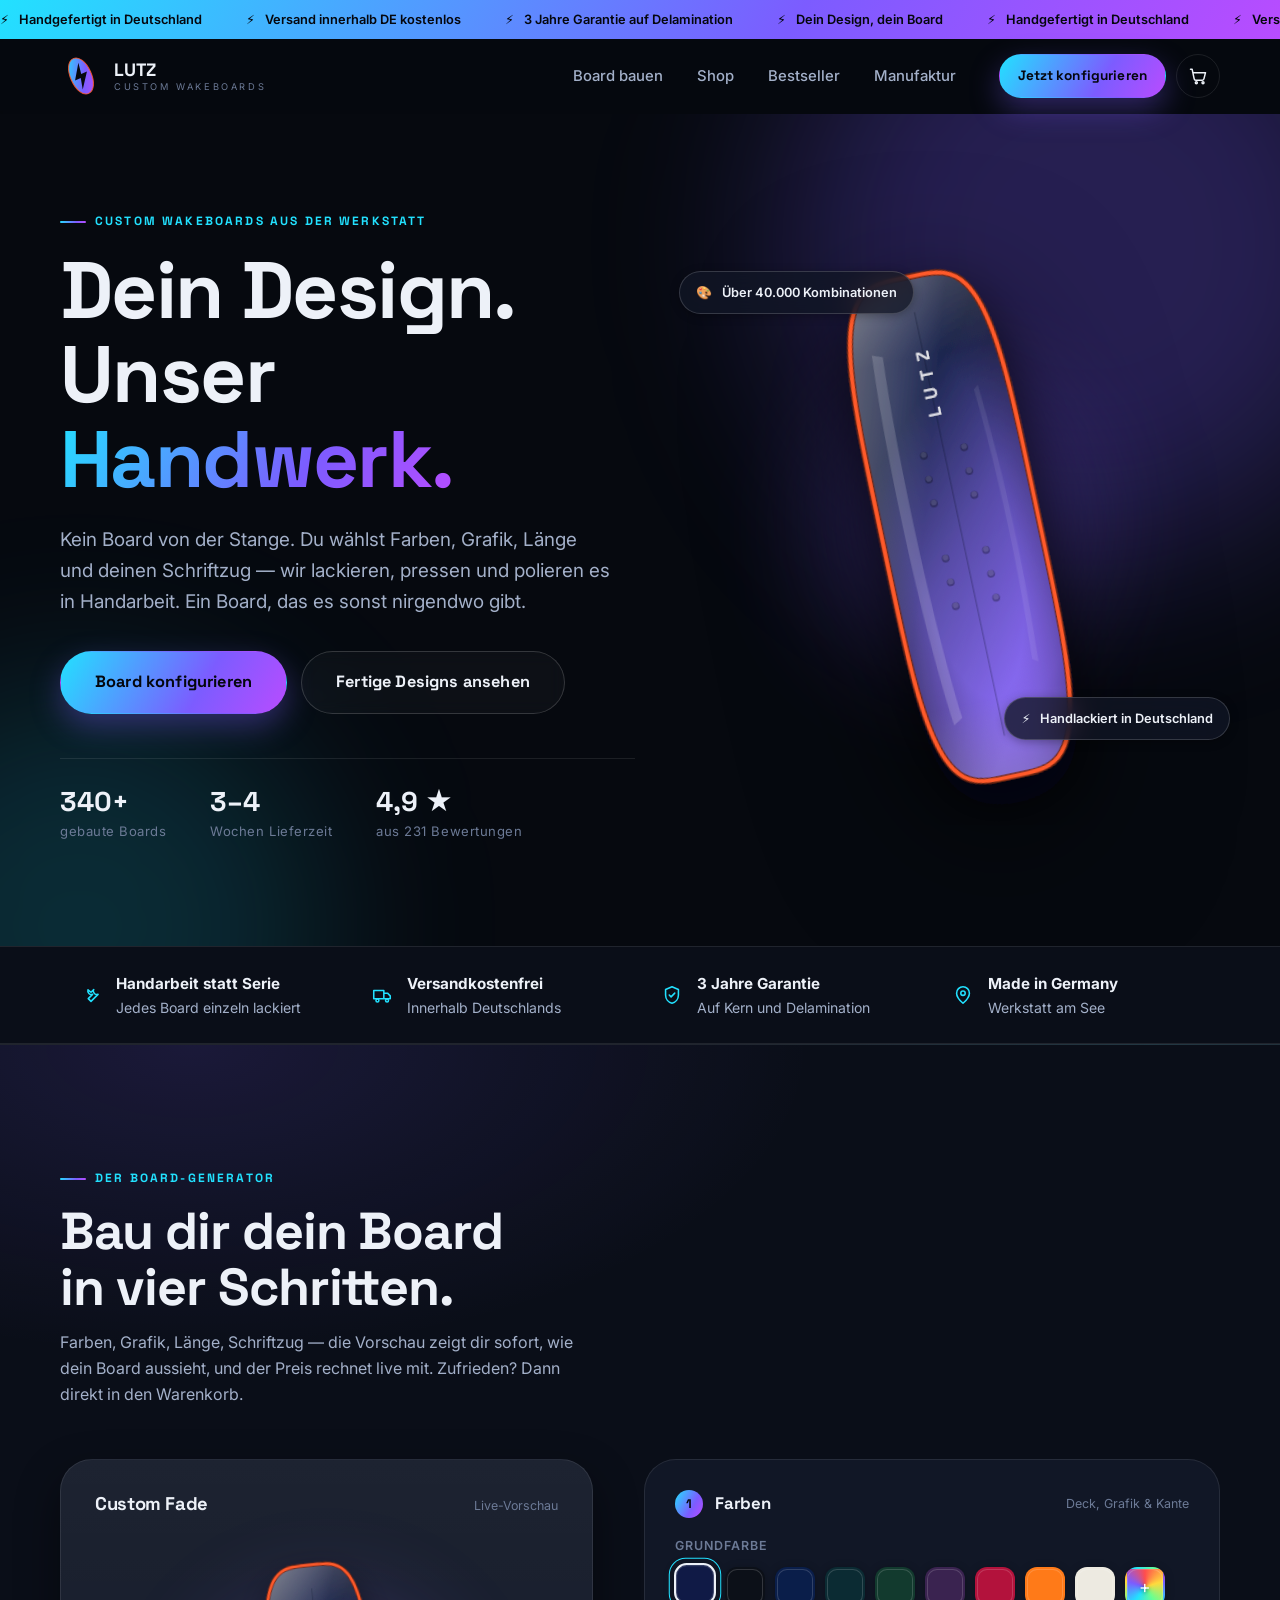
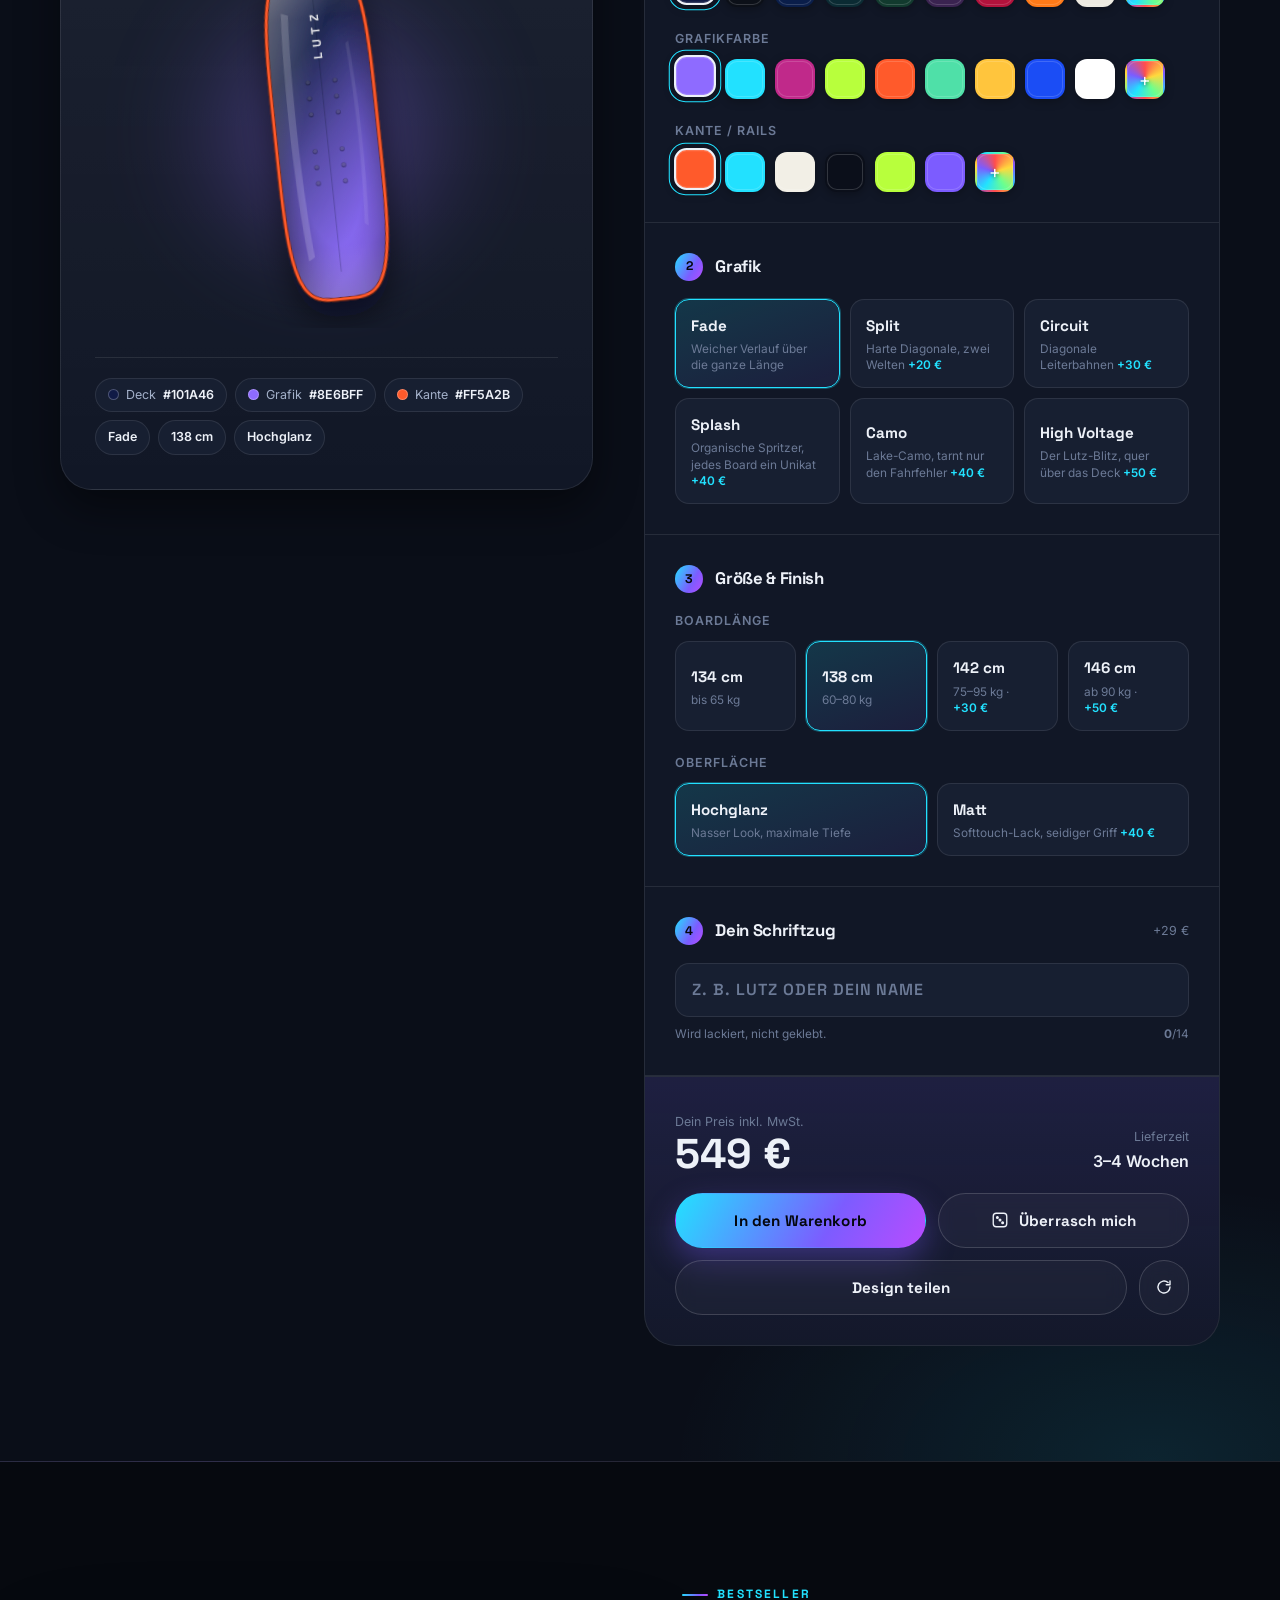
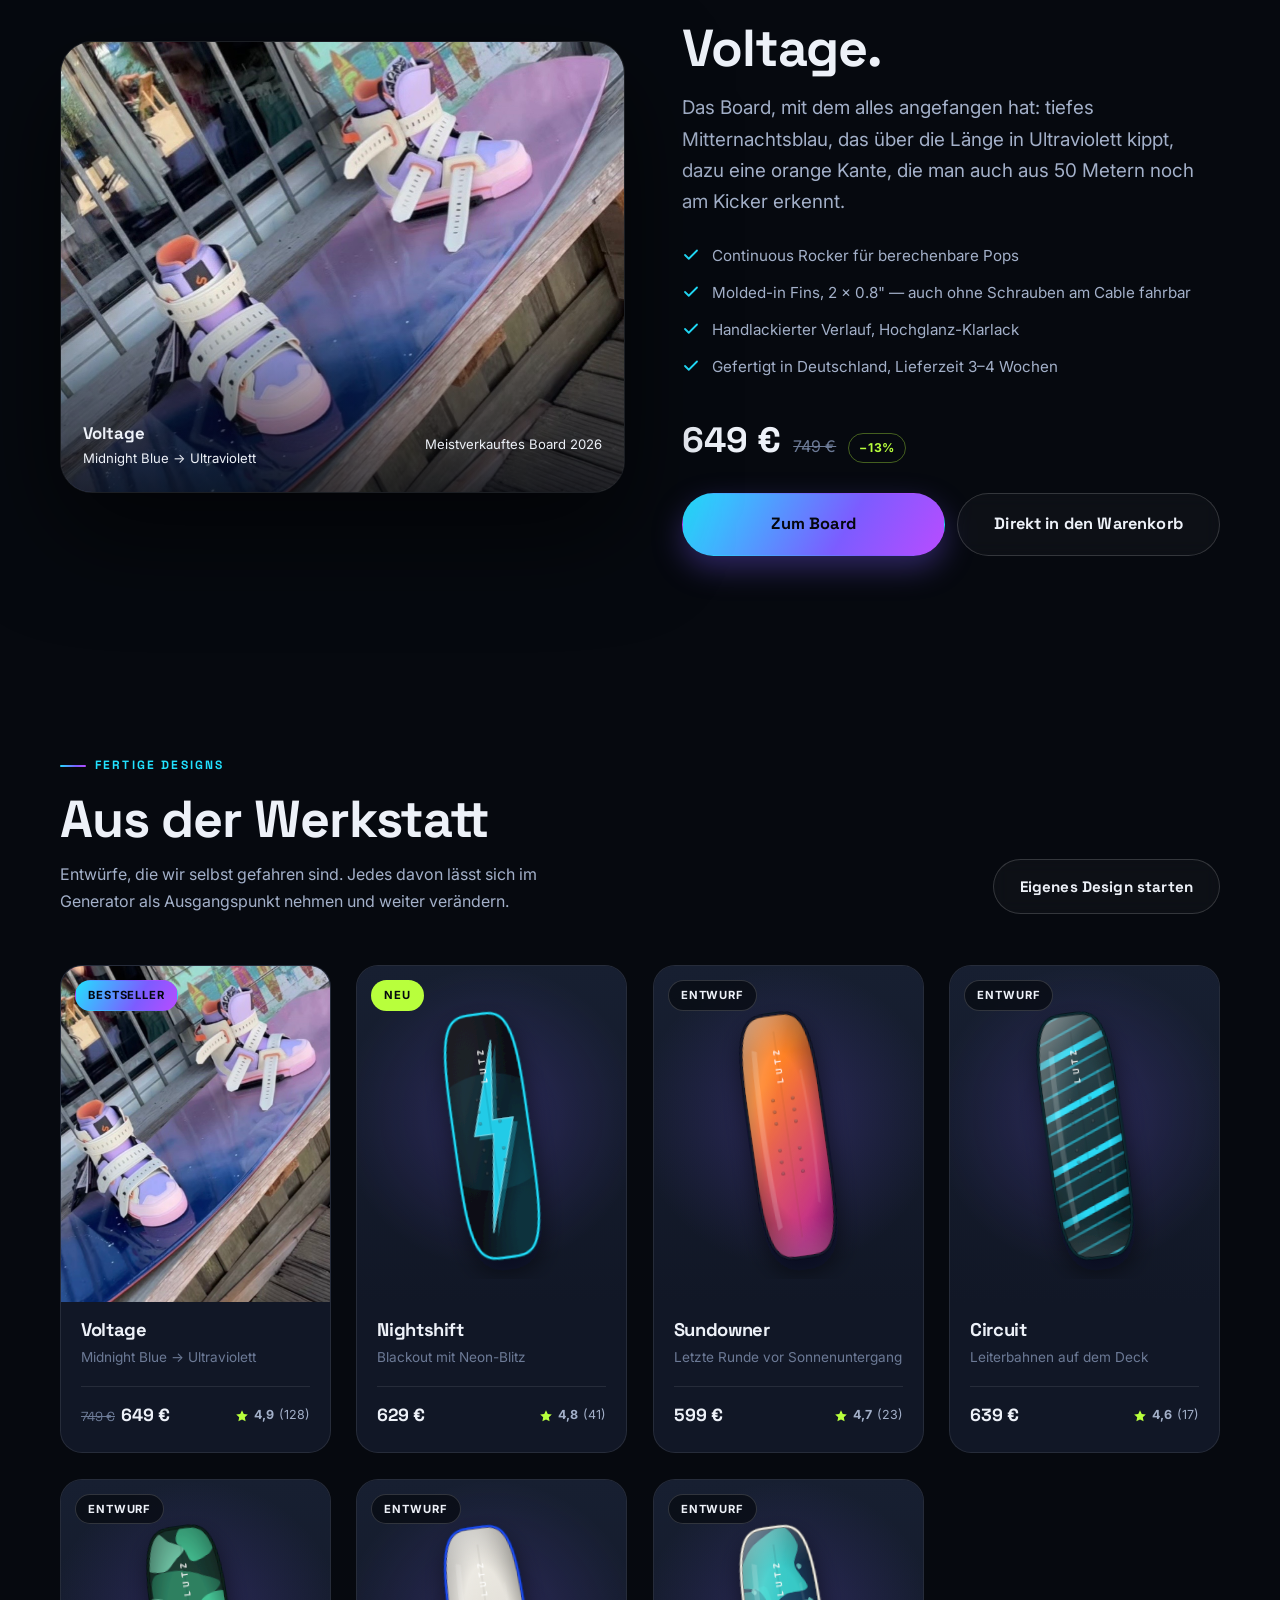
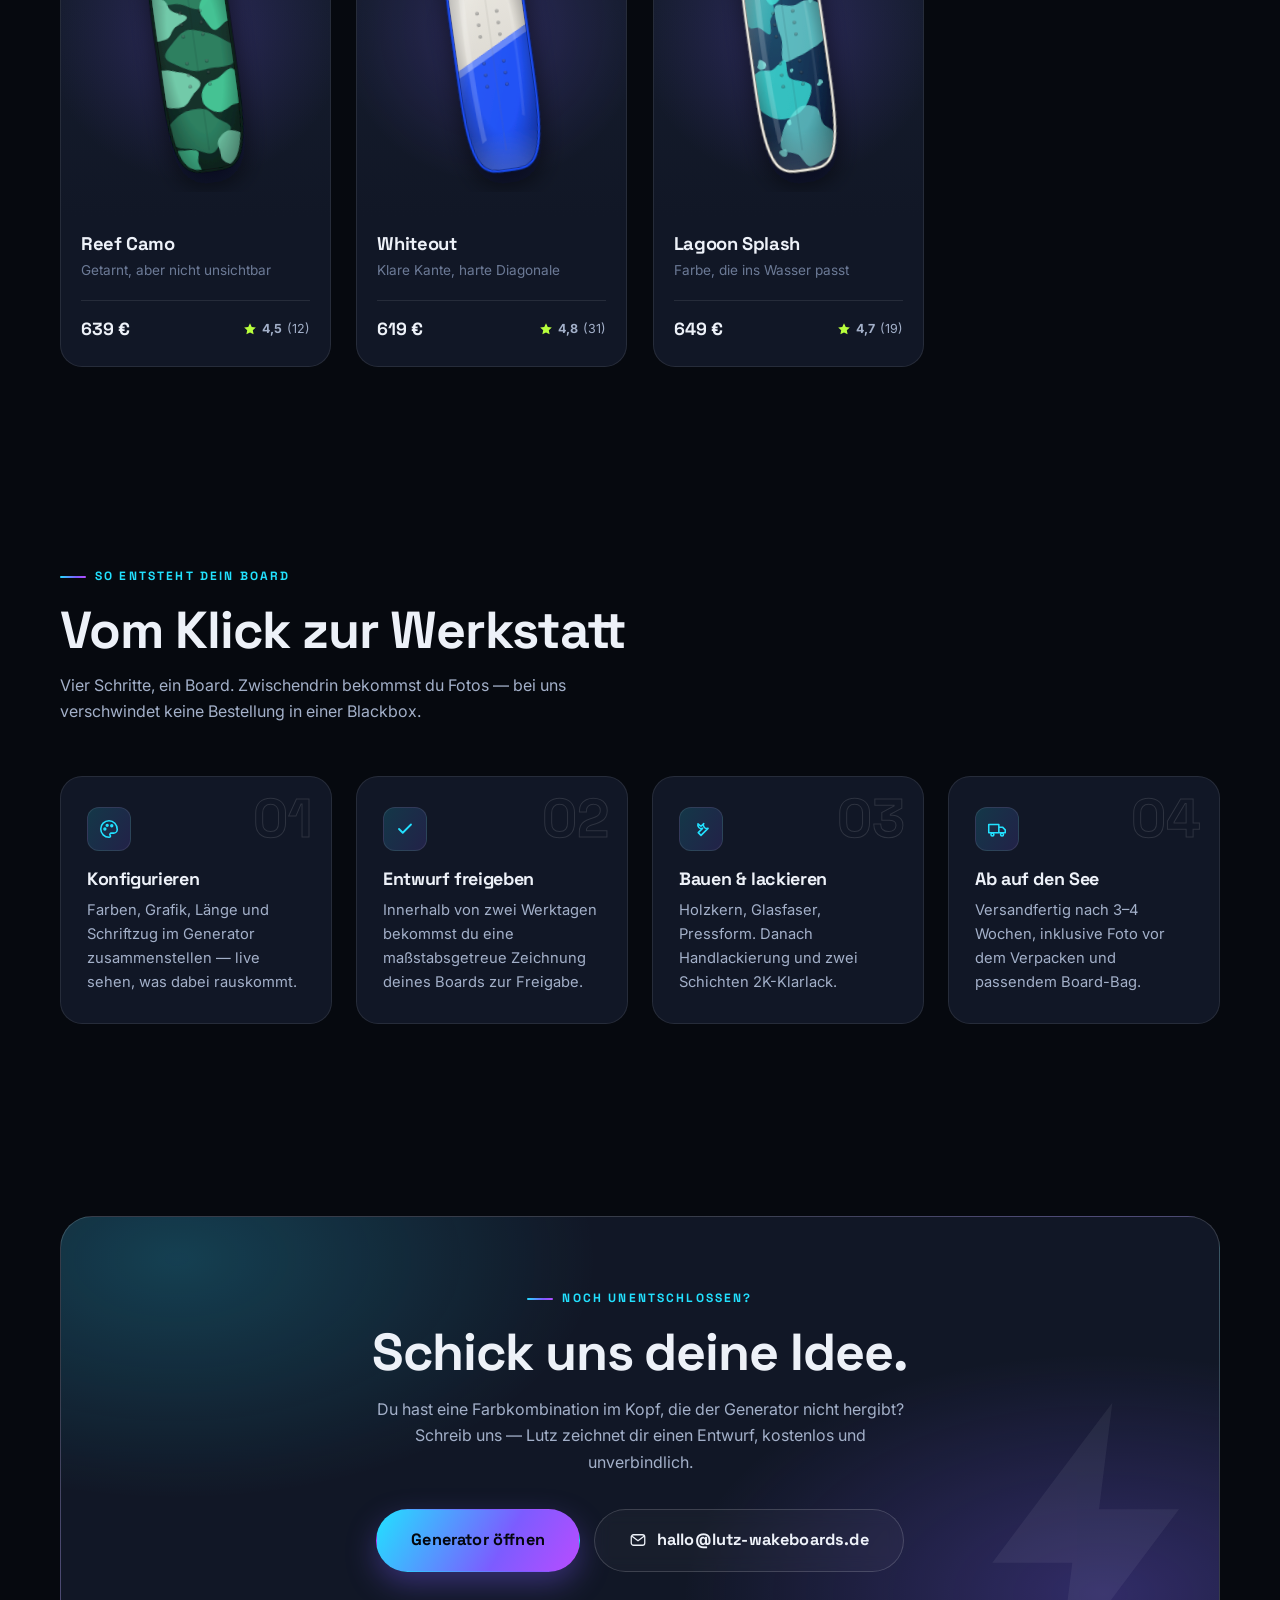
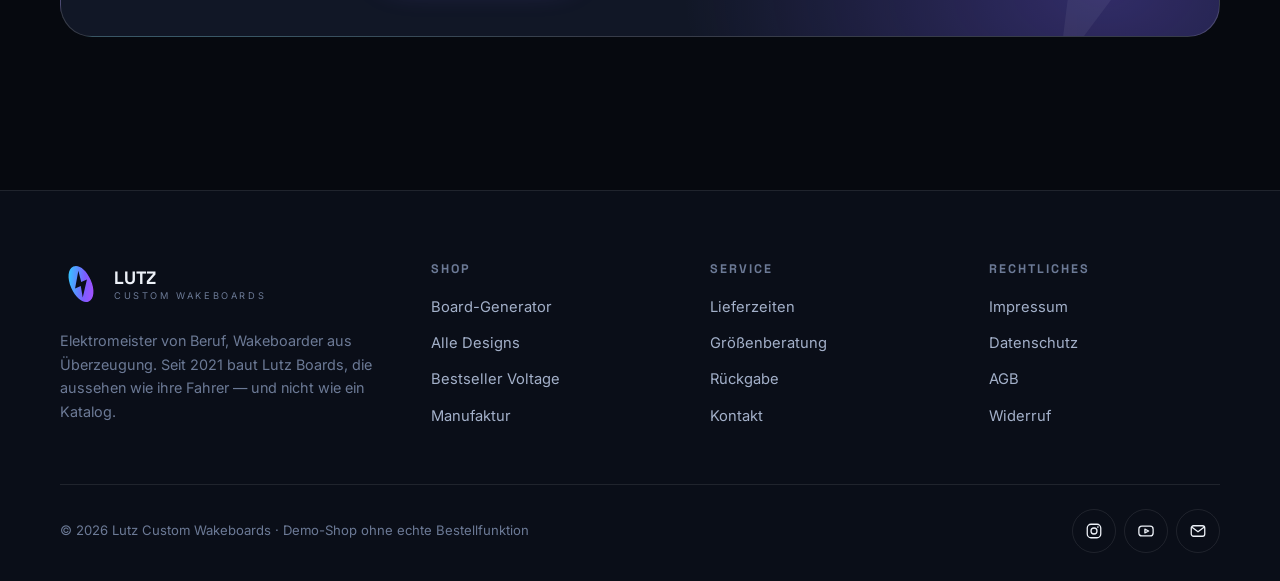
<file: index.html>
<!DOCTYPE html>
<html lang="de">
<head>
<meta charset="utf-8">
<meta name="viewport" content="width=device-width, initial-scale=1">
<title>Lutz Custom Wakeboards — Bau dir dein Board</title>
<meta name="description" content="Handgefertigte Custom Wakeboards aus Deutschland. Gestalte dein Board im Generator: Farben, Grafik, Größe, Schriftzug — und bestelle es direkt.">
<meta name="theme-color" content="#06090F">

<meta property="og:type" content="website">
<meta property="og:title" content="Lutz Custom Wakeboards — Bau dir dein Board">
<meta property="og:description" content="Dein Design, unser Handwerk. Custom Wakeboards, in Deutschland gefertigt.">
<meta property="og:image" content="assets/board-voltage.jpg">

<link rel="icon" href="assets/favicon.svg" type="image/svg+xml">
<link rel="apple-touch-icon" href="assets/favicon.svg">
<link rel="preconnect" href="https://fonts.googleapis.com">
<link rel="preconnect" href="https://fonts.gstatic.com" crossorigin>
<link href="https://fonts.googleapis.com/css2?family=Inter:wght@400;500;600&family=Space+Grotesk:wght@500;600;700&display=swap" rel="stylesheet">
<link rel="stylesheet" href="css/style.css">
</head>
<body>

<a class="skip-link" href="#main">Zum Inhalt springen</a>

<!-- ===================== Laufband ===================== -->
<div class="topbar">
  <div class="topbar__track">
    <span>Handgefertigt in Deutschland</span>
    <span>Versand innerhalb DE kostenlos</span>
    <span>3 Jahre Garantie auf Delamination</span>
    <span>Dein Design, dein Board</span>
    <span>Handgefertigt in Deutschland</span>
    <span>Versand innerhalb DE kostenlos</span>
    <span>3 Jahre Garantie auf Delamination</span>
    <span>Dein Design, dein Board</span>
  </div>
</div>

<!-- ===================== Header ===================== -->
<header class="header">
  <div class="container header__inner">
    <a class="logo" href="index.html" aria-label="Lutz Custom Wakeboards — Startseite">
      <svg class="logo__mark" viewBox="0 0 64 64" aria-hidden="true">
        <defs>
          <linearGradient id="hdr-grad" x1="0" y1="0" x2="1" y2="1">
            <stop offset="0%" stop-color="#22E1FF"/>
            <stop offset="60%" stop-color="#7C5CFF"/>
            <stop offset="100%" stop-color="#B84CFF"/>
          </linearGradient>
          <mask id="hdr-bolt">
            <rect width="64" height="64" fill="#fff"/>
            <path d="M36.5 12 L21 34.5 h9.5 L26 52 L43 29.5 h-9.5 Z" fill="#000"/>
          </mask>
        </defs>
        <g transform="rotate(-24 32 32)">
          <path d="M32 3 C41 3 48 15 48 32 C48 49 41 61 32 61 C23 61 16 49 16 32 C16 15 23 3 32 3 Z"
                fill="url(#hdr-grad)" mask="url(#hdr-bolt)"/>
          <path d="M32 3 C41 3 48 15 48 32 C48 49 41 61 32 61 C23 61 16 49 16 32 C16 15 23 3 32 3 Z"
                fill="none" stroke="#FF5A2B" stroke-width="1.6" opacity="0.85"/>
        </g>
      </svg>
      <span class="logo__text">
        <span class="logo__name">LUTZ</span>
        <span class="logo__sub">Custom Wakeboards</span>
      </span>
    </a>

    <nav class="nav" aria-label="Hauptnavigation">
      <a href="#generator">Board bauen</a>
      <a href="#shop">Shop</a>
      <a href="#bestseller">Bestseller</a>
      <a href="#manufaktur">Manufaktur</a>
    </nav>

    <div class="header__actions">
      <a class="btn btn--primary btn--sm" href="#generator">Jetzt konfigurieren</a>
      <button class="icon-btn" type="button" data-cart-open aria-label="Warenkorb öffnen">
        <span data-icon="cart"></span>
        <span class="cart-count" aria-hidden="true">0</span>
      </button>
      <button class="icon-btn burger" type="button" aria-label="Menü" aria-expanded="false">
        <span data-icon="menu"></span>
      </button>
    </div>
  </div>
</header>

<main id="main">

<!-- ===================== Hero ===================== -->
<section class="hero">
  <div class="container hero__grid">
    <div>
      <span class="eyebrow">Custom Wakeboards aus der Werkstatt</span>
      <h1 class="hero__title">Dein Design.<br>Unser <span>Handwerk.</span></h1>
      <p class="hero__lead">
        Kein Board von der Stange. Du wählst Farben, Grafik, Länge und deinen Schriftzug —
        wir lackieren, pressen und polieren es in Handarbeit. Ein Board, das es sonst nirgendwo gibt.
      </p>
      <div class="hero__cta">
        <a class="btn btn--primary btn--lg" href="#generator">Board konfigurieren</a>
        <a class="btn btn--ghost btn--lg" href="#shop">Fertige Designs ansehen</a>
      </div>
      <div class="hero__stats">
        <div><strong>340+</strong><span>gebaute Boards</span></div>
        <div><strong>3–4</strong><span>Wochen Lieferzeit</span></div>
        <div><strong>4,9 ★</strong><span>aus 231 Bewertungen</span></div>
      </div>
    </div>

    <div class="hero__board">
      <div data-hero-board></div>
      <div class="hero__tag hero__tag--1"><i>🎨</i> Über 40.000 Kombinationen</div>
      <div class="hero__tag hero__tag--2"><i>⚡</i> Handlackiert in Deutschland</div>
    </div>
  </div>
</section>

<!-- ===================== Vertrauensleiste ===================== -->
<section class="trustbar">
  <div class="container trustbar__inner">
    <div class="trustbar__item"><span data-icon="tools"></span>
      <span><strong>Handarbeit statt Serie</strong>Jedes Board einzeln lackiert</span></div>
    <div class="trustbar__item"><span data-icon="truck"></span>
      <span><strong>Versandkostenfrei</strong>Innerhalb Deutschlands</span></div>
    <div class="trustbar__item"><span data-icon="shield"></span>
      <span><strong>3 Jahre Garantie</strong>Auf Kern und Delamination</span></div>
    <div class="trustbar__item"><span data-icon="map"></span>
      <span><strong>Made in Germany</strong>Werkstatt am See</span></div>
  </div>
</section>

<!-- ===================== Generator ===================== -->
<section class="section generator" id="generator" data-generator>
  <div class="container">
    <div class="section-head reveal">
      <div>
        <span class="eyebrow">Der Board-Generator</span>
        <h2>Bau dir dein Board<br>in vier Schritten.</h2>
        <p>
          Farben, Grafik, Länge, Schriftzug — die Vorschau zeigt dir sofort, wie dein Board aussieht,
          und der Preis rechnet live mit. Zufrieden? Dann direkt in den Warenkorb.
        </p>
      </div>
    </div>

    <div class="gen__grid">
      <!-- Vorschau -->
      <div class="gen__preview reveal">
        <div class="gen__preview-head">
          <h3 data-gen-name>Dein Board</h3>
          <span style="font-size:.78rem;color:var(--text-mute)">Live-Vorschau</span>
        </div>
        <div class="gen__stage" data-gen-stage></div>
        <div class="gen__chips" data-gen-chips></div>
      </div>

      <!-- Steuerung -->
      <div class="gen__panel reveal" data-gen-panel>
        <noscript>
          <div class="gen__step">
            <p>Für den Board-Generator wird JavaScript benötigt. Schreib uns sonst einfach,
               welche Farben du dir vorstellst — wir schicken dir einen Entwurf.</p>
          </div>
        </noscript>
      </div>
    </div>
  </div>
</section>

<!-- ===================== Bestseller ===================== -->
<section class="section" id="bestseller">
  <div class="container">
    <div class="feature">
      <div class="feature__media reveal">
        <img src="assets/board-voltage.jpg" alt="Wakeboard Voltage in Mitternachtsblau mit violettem Verlauf und Bindungen"
             width="1124" height="1055">
        <div class="feature__stamp">
          <span><b>Voltage</b>Midnight Blue → Ultraviolett</span>
          <span>Meistverkauftes Board 2026</span>
        </div>
      </div>

      <div class="reveal">
        <span class="eyebrow">Bestseller</span>
        <h2>Voltage.</h2>
        <p class="hero__lead" style="margin-top:16px">
          Das Board, mit dem alles angefangen hat: tiefes Mitternachtsblau, das über die Länge in
          Ultraviolett kippt, dazu eine orange Kante, die man auch aus 50 Metern noch am Kicker erkennt.
        </p>
        <ul class="feature__list" data-best-list></ul>
        <div class="price-tag" data-best-price></div>
        <div class="buy-row">
          <a class="btn btn--primary btn--lg" href="product.html?id=voltage">Zum Board</a>
          <button class="btn btn--ghost btn--lg" type="button" data-quick-add>Direkt in den Warenkorb</button>
        </div>
      </div>
    </div>
  </div>
</section>

<!-- ===================== Shop ===================== -->
<section class="section section--tight" id="shop">
  <div class="container">
    <div class="section-head reveal">
      <div>
        <span class="eyebrow">Fertige Designs</span>
        <h2>Aus der Werkstatt</h2>
        <p>
          Entwürfe, die wir selbst gefahren sind. Jedes davon lässt sich im Generator als
          Ausgangspunkt nehmen und weiter verändern.
        </p>
      </div>
      <a class="btn btn--ghost" href="#generator">Eigenes Design starten</a>
    </div>

    <div class="grid-products" data-product-grid></div>
  </div>
</section>

<!-- ===================== Manufaktur ===================== -->
<section class="section" id="manufaktur">
  <div class="container">
    <div class="section-head reveal">
      <div>
        <span class="eyebrow">So entsteht dein Board</span>
        <h2>Vom Klick zur Werkstatt</h2>
        <p>Vier Schritte, ein Board. Zwischendrin bekommst du Fotos — bei uns verschwindet
           keine Bestellung in einer Blackbox.</p>
      </div>
    </div>

    <div class="steps">
      <div class="step reveal">
        <div class="step__icon"><span data-icon="palette"></span></div>
        <h3>Konfigurieren</h3>
        <p>Farben, Grafik, Länge und Schriftzug im Generator zusammenstellen — live sehen,
           was dabei rauskommt.</p>
      </div>
      <div class="step reveal">
        <div class="step__icon"><span data-icon="check"></span></div>
        <h3>Entwurf freigeben</h3>
        <p>Innerhalb von zwei Werktagen bekommst du eine maßstabsgetreue Zeichnung deines
           Boards zur Freigabe.</p>
      </div>
      <div class="step reveal">
        <div class="step__icon"><span data-icon="tools"></span></div>
        <h3>Bauen &amp; lackieren</h3>
        <p>Holzkern, Glasfaser, Pressform. Danach Handlackierung und zwei Schichten
           2K-Klarlack.</p>
      </div>
      <div class="step reveal">
        <div class="step__icon"><span data-icon="truck"></span></div>
        <h3>Ab auf den See</h3>
        <p>Versandfertig nach 3–4 Wochen, inklusive Foto vor dem Verpacken und passendem
           Board-Bag.</p>
      </div>
    </div>
  </div>
</section>

<!-- ===================== CTA ===================== -->
<section class="section section--tight">
  <div class="container">
    <div class="cta-band reveal">
      <svg class="cta-band__bolt" viewBox="0 0 24 24" fill="currentColor" aria-hidden="true">
        <path d="M13 2 4 14h6l-1 8 9-12h-6l1-8Z"/>
      </svg>
      <span class="eyebrow" style="justify-content:center">Noch unentschlossen?</span>
      <h2>Schick uns deine Idee.</h2>
      <p>
        Du hast eine Farbkombination im Kopf, die der Generator nicht hergibt? Schreib uns —
        Lutz zeichnet dir einen Entwurf, kostenlos und unverbindlich.
      </p>
      <div class="hero__cta" style="justify-content:center">
        <a class="btn btn--primary btn--lg" href="#generator">Generator öffnen</a>
        <a class="btn btn--ghost btn--lg" href="mailto:hallo@lutz-wakeboards.de">
          <span data-icon="mail"></span> hallo@lutz-wakeboards.de</a>
      </div>
    </div>
  </div>
</section>

</main>

<!-- ===================== Footer ===================== -->
<footer class="footer">
  <div class="container">
    <div class="footer__grid">
      <div>
        <a class="logo" href="index.html" aria-label="Lutz Custom Wakeboards">
          <svg class="logo__mark" viewBox="0 0 64 64" aria-hidden="true">
            <defs>
              <linearGradient id="ftr-grad" x1="0" y1="0" x2="1" y2="1">
                <stop offset="0%" stop-color="#22E1FF"/>
                <stop offset="60%" stop-color="#7C5CFF"/>
                <stop offset="100%" stop-color="#B84CFF"/>
              </linearGradient>
              <mask id="ftr-bolt">
                <rect width="64" height="64" fill="#fff"/>
                <path d="M36.5 12 L21 34.5 h9.5 L26 52 L43 29.5 h-9.5 Z" fill="#000"/>
              </mask>
            </defs>
            <g transform="rotate(-24 32 32)">
              <path d="M32 3 C41 3 48 15 48 32 C48 49 41 61 32 61 C23 61 16 49 16 32 C16 15 23 3 32 3 Z"
                    fill="url(#ftr-grad)" mask="url(#ftr-bolt)"/>
            </g>
          </svg>
          <span class="logo__text">
            <span class="logo__name">LUTZ</span>
            <span class="logo__sub">Custom Wakeboards</span>
          </span>
        </a>
        <p class="footer__about">
          Elektromeister von Beruf, Wakeboarder aus Überzeugung. Seit 2021 baut Lutz Boards,
          die aussehen wie ihre Fahrer — und nicht wie ein Katalog.
        </p>
      </div>

      <div>
        <h4>Shop</h4>
        <ul>
          <li><a href="#generator">Board-Generator</a></li>
          <li><a href="#shop">Alle Designs</a></li>
          <li><a href="product.html?id=voltage">Bestseller Voltage</a></li>
          <li><a href="#manufaktur">Manufaktur</a></li>
        </ul>
      </div>

      <div>
        <h4>Service</h4>
        <ul>
          <li><a href="#manufaktur">Lieferzeiten</a></li>
          <li><a href="#manufaktur">Größenberatung</a></li>
          <li><a href="#">Rückgabe</a></li>
          <li><a href="mailto:hallo@lutz-wakeboards.de">Kontakt</a></li>
        </ul>
      </div>

      <div>
        <h4>Rechtliches</h4>
        <ul>
          <li><a href="#">Impressum</a></li>
          <li><a href="#">Datenschutz</a></li>
          <li><a href="#">AGB</a></li>
          <li><a href="#">Widerruf</a></li>
        </ul>
      </div>
    </div>

    <div class="footer__bottom">
      <span>© 2026 Lutz Custom Wakeboards · Demo-Shop ohne echte Bestellfunktion</span>
      <div class="socials">
        <a class="icon-btn" href="#" aria-label="Instagram"><span data-icon="instagram"></span></a>
        <a class="icon-btn" href="#" aria-label="YouTube"><span data-icon="youtube"></span></a>
        <a class="icon-btn" href="mailto:hallo@lutz-wakeboards.de" aria-label="E-Mail"><span data-icon="mail"></span></a>
      </div>
    </div>
  </div>
</footer>

<script src="js/board.js"></script>
<script src="js/products.js"></script>
<script src="js/ui.js"></script>
<script src="js/cart.js"></script>
<script src="js/generator.js"></script>
<script src="js/home.js"></script>
</body>
</html>
</file>
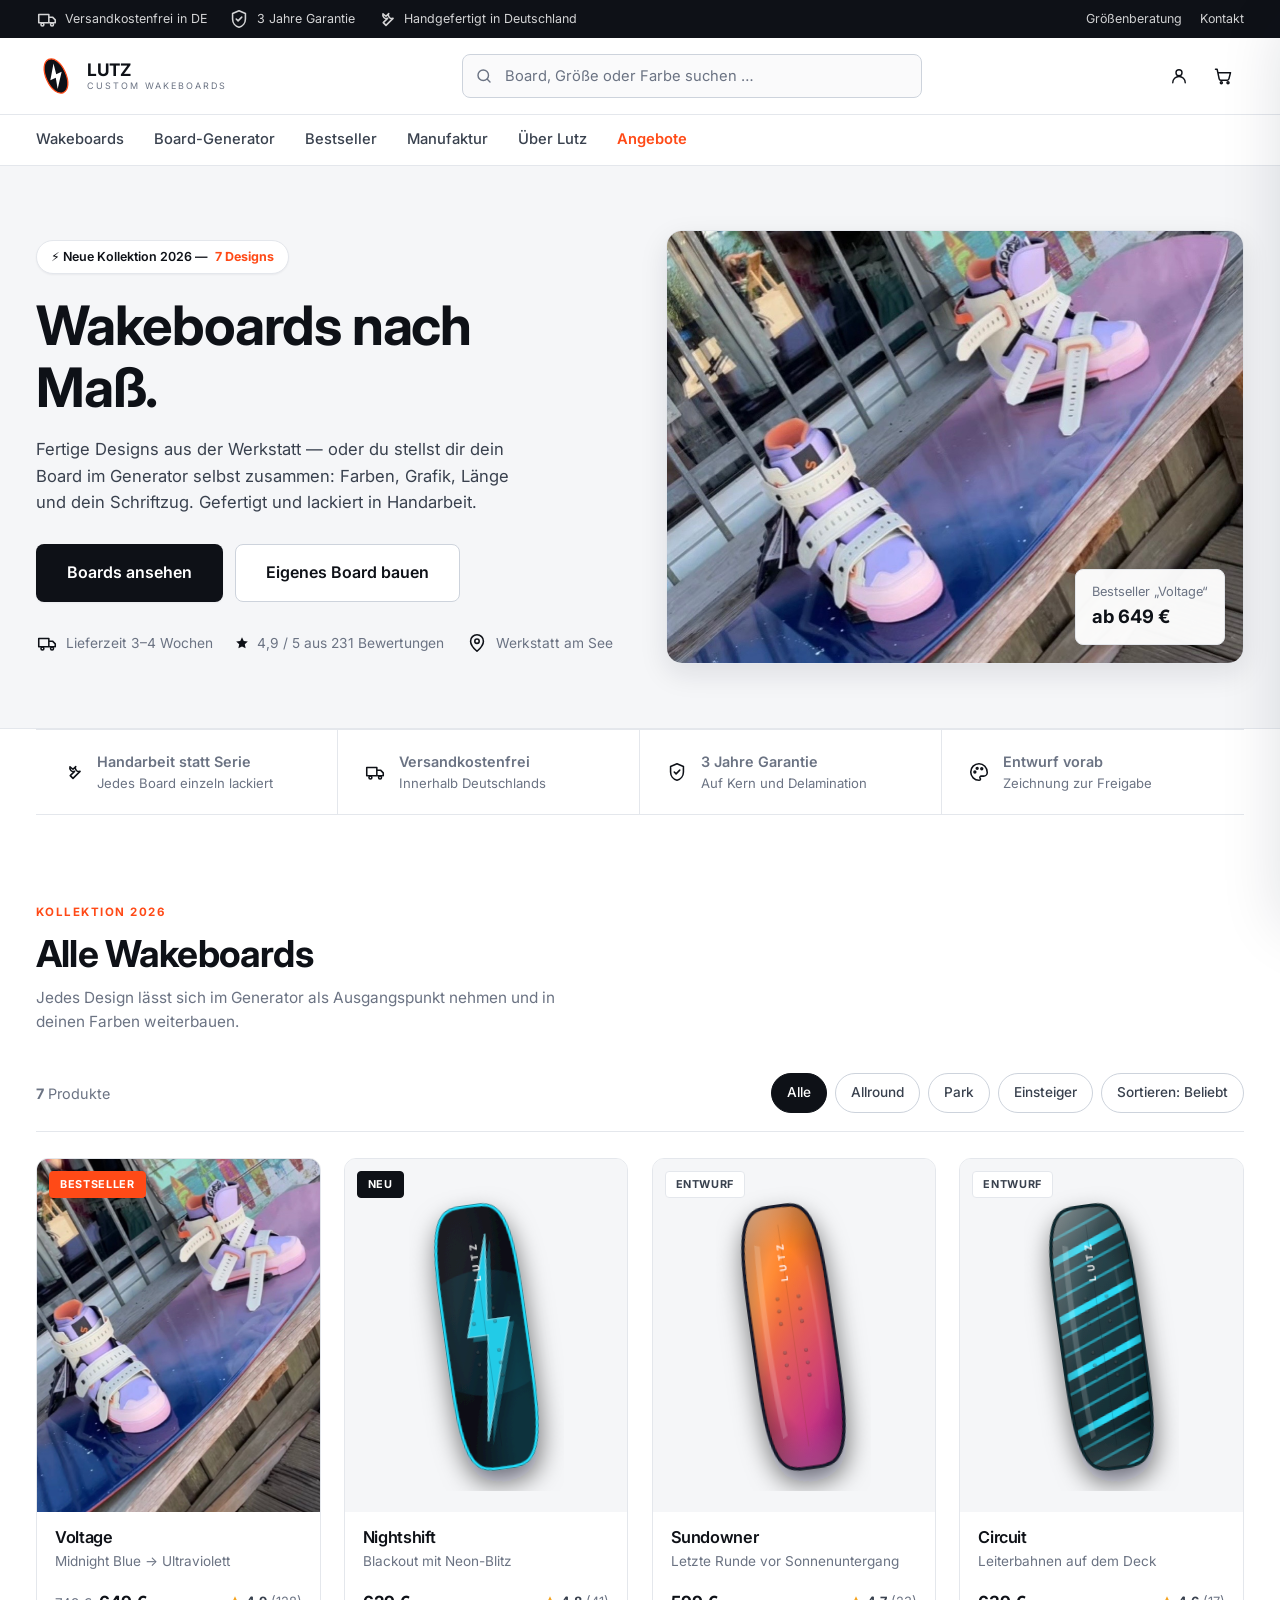
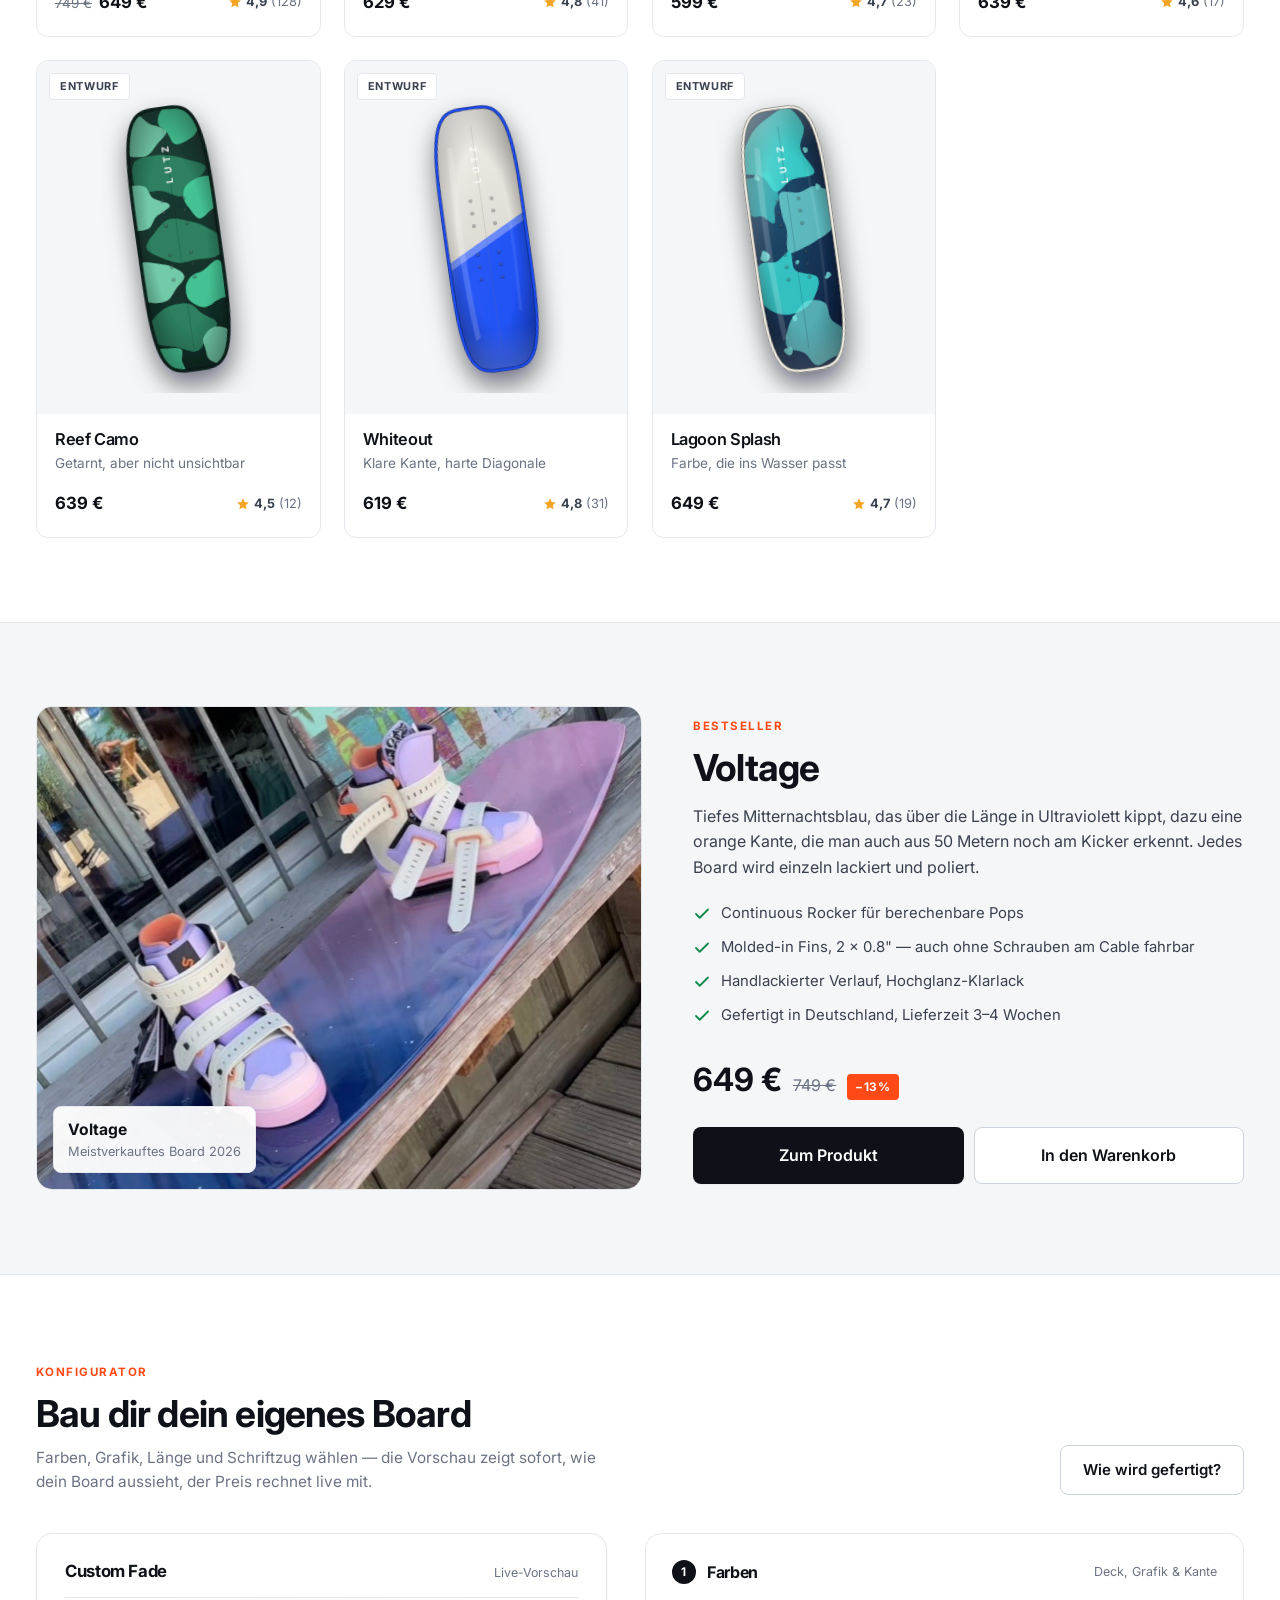
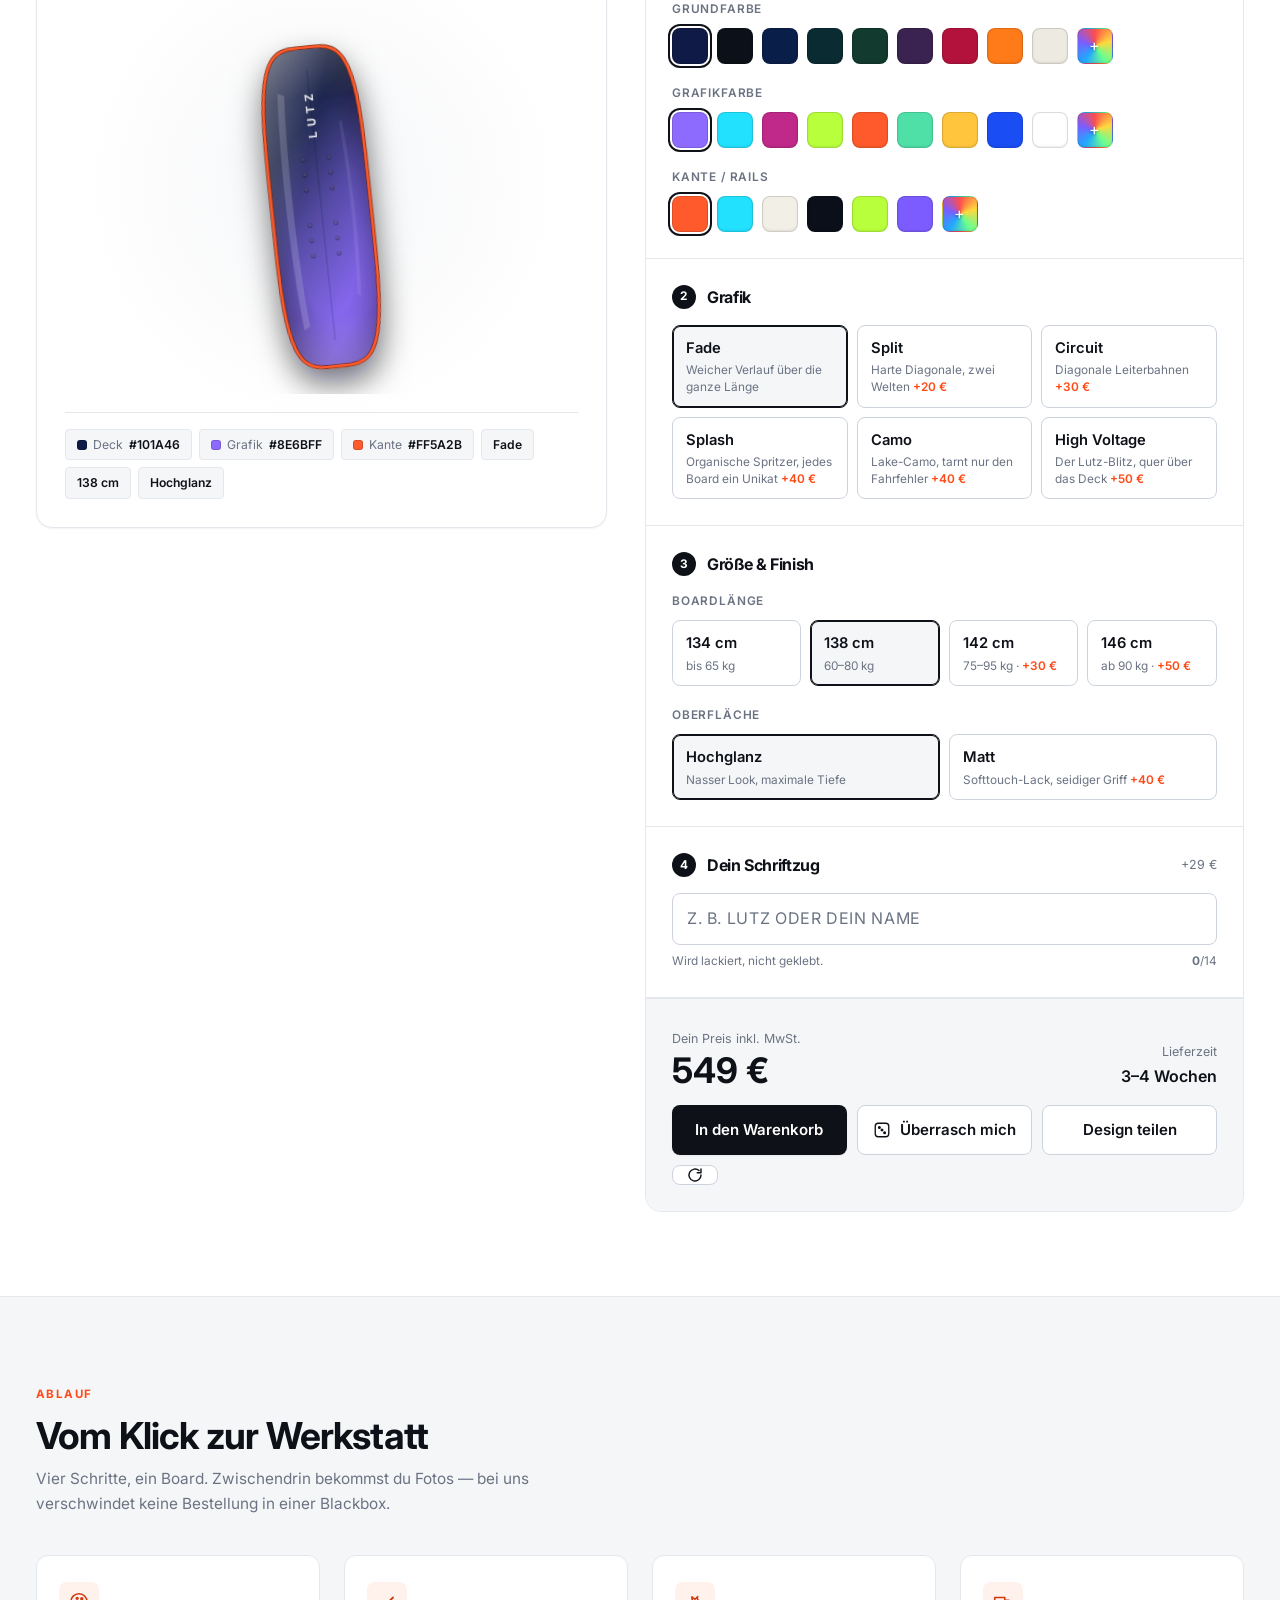
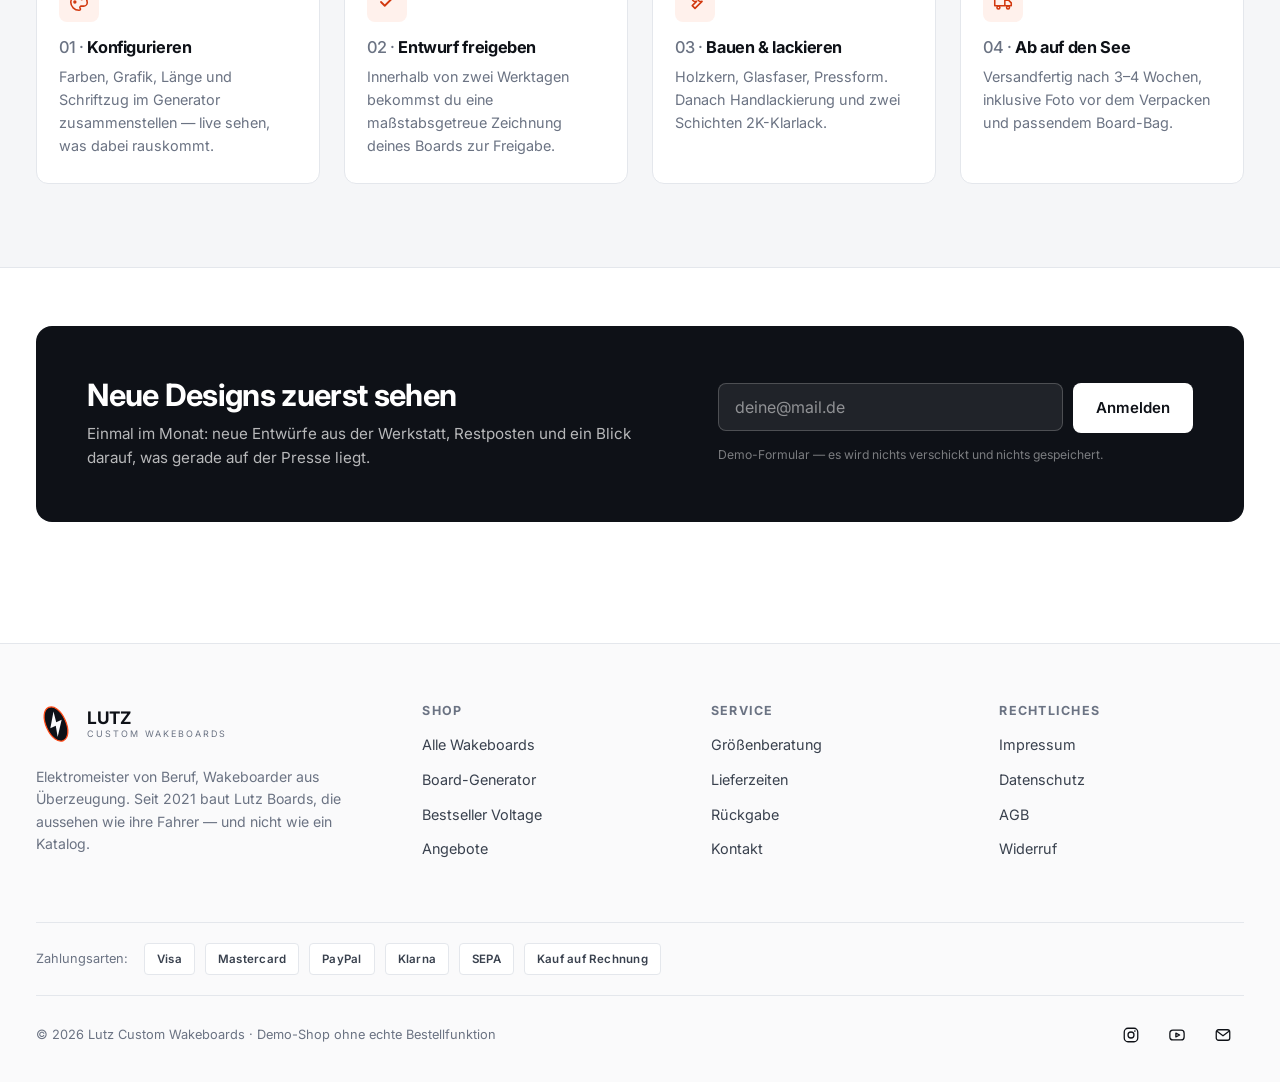
<file: index_2.html>
<!DOCTYPE html>
<html lang="de">
<head>
<meta charset="utf-8">
<meta name="viewport" content="width=device-width, initial-scale=1">
<title>Lutz Custom Wakeboards — Wakeboards nach Maß</title>
<meta name="description" content="Handgefertigte Custom Wakeboards aus Deutschland. Fertige Designs kaufen oder im Generator dein eigenes Board gestalten — Farben, Grafik, Länge, Schriftzug.">
<meta name="theme-color" content="#FFFFFF">

<meta property="og:type" content="website">
<meta property="og:title" content="Lutz Custom Wakeboards — Wakeboards nach Maß">
<meta property="og:description" content="Dein Design, unser Handwerk. Custom Wakeboards, in Deutschland gefertigt.">
<meta property="og:image" content="assets/board-voltage.jpg">

<link rel="icon" href="assets/favicon.svg" type="image/svg+xml">
<link rel="preconnect" href="https://fonts.googleapis.com">
<link rel="preconnect" href="https://fonts.gstatic.com" crossorigin>
<link href="https://fonts.googleapis.com/css2?family=Inter:wght@400;500;600;700&display=swap" rel="stylesheet">
<link rel="stylesheet" href="css/style-2.css">

<!-- Diese Fassung verlinkt auf ihre eigene Produktseite -->
<script>window.LUTZ_PAGES = { home: 'index_2.html', product: 'product_2.html' };</script>
</head>
<body>

<a class="skip-link" href="#main">Zum Inhalt springen</a>

<!-- ===================== Servicezeile ===================== -->
<div class="utility">
  <div class="container utility__inner">
    <ul>
      <li><span data-icon="truck"></span> Versandkostenfrei in DE</li>
      <li><span data-icon="shield"></span> 3 Jahre Garantie</li>
      <li><span data-icon="tools"></span> Handgefertigt in Deutschland</li>
    </ul>
    <div class="utility__links">
      <a href="#manufaktur">Größenberatung</a>
      <a href="mailto:hallo@lutz-wakeboards.de">Kontakt</a>
    </div>
  </div>
</div>

<!-- ===================== Kopfzeile ===================== -->
<header class="masthead">
  <div class="container masthead__inner">
    <a class="logo" href="index_2.html" aria-label="Lutz Custom Wakeboards — Startseite">
      <svg class="logo__mark" viewBox="0 0 64 64" aria-hidden="true">
        <mask id="m2-bolt">
          <rect width="64" height="64" fill="#fff"/>
          <path d="M36.5 12 L21 34.5 h9.5 L26 52 L43 29.5 h-9.5 Z" fill="#000"/>
        </mask>
        <g transform="rotate(-24 32 32)">
          <path d="M32 3 C41 3 48 15 48 32 C48 49 41 61 32 61 C23 61 16 49 16 32 C16 15 23 3 32 3 Z"
                fill="#0E1117" mask="url(#m2-bolt)"/>
          <path d="M32 3 C41 3 48 15 48 32 C48 49 41 61 32 61 C23 61 16 49 16 32 C16 15 23 3 32 3 Z"
                fill="none" stroke="#FF4A17" stroke-width="2"/>
        </g>
      </svg>
      <span class="logo__text">
        <span class="logo__name">LUTZ</span>
        <span class="logo__sub">Custom Wakeboards</span>
      </span>
    </a>

    <form class="search" role="search" onsubmit="return false">
      <span class="search__icon">
        <svg width="18" height="18" viewBox="0 0 24 24" fill="none" stroke="currentColor"
             stroke-width="1.9" stroke-linecap="round"><circle cx="11" cy="11" r="7"/><path d="m20 20-3.6-3.6"/></svg>
      </span>
      <input type="search" placeholder="Board, Größe oder Farbe suchen …" aria-label="Suche">
    </form>

    <div class="masthead__actions">
      <a class="icon-btn" href="#manufaktur" aria-label="Beratung">
        <svg width="20" height="20" viewBox="0 0 24 24" fill="none" stroke="currentColor"
             stroke-width="1.7" stroke-linecap="round"><circle cx="12" cy="8" r="3.6"/><path d="M4.5 20a7.5 7.5 0 0 1 15 0"/></svg>
      </a>
      <button class="icon-btn" type="button" data-cart-open aria-label="Warenkorb öffnen">
        <span data-icon="cart"></span>
        <span class="cart-count" aria-hidden="true">0</span>
      </button>
    </div>
  </div>
</header>

<!-- ===================== Kategorien ===================== -->
<nav class="catnav" aria-label="Kategorien">
  <div class="container catnav__inner">
    <a href="#shop">Wakeboards</a>
    <a href="#generator">Board-Generator</a>
    <a href="#bestseller">Bestseller</a>
    <a href="#manufaktur">Manufaktur</a>
    <a href="#newsletter">Über Lutz</a>
    <a class="is-accent" href="#bestseller">Angebote</a>
  </div>
</nav>

<main id="main">

<!-- ===================== Hero ===================== -->
<section class="hero2">
  <div class="container hero2__grid">
    <div>
      <span class="hero2__label">⚡ Neue Kollektion 2026 — <b>7 Designs</b></span>
      <h1>Wakeboards nach Maß.</h1>
      <p class="hero2__lead">
        Fertige Designs aus der Werkstatt — oder du stellst dir dein Board im Generator
        selbst zusammen: Farben, Grafik, Länge und dein Schriftzug. Gefertigt und
        lackiert in Handarbeit.
      </p>
      <div class="hero2__cta">
        <a class="btn btn--primary btn--lg" href="#shop">Boards ansehen</a>
        <a class="btn btn--ghost btn--lg" href="#generator">Eigenes Board bauen</a>
      </div>
      <div class="hero2__meta">
        <div><span data-icon="truck"></span> Lieferzeit 3–4 Wochen</div>
        <div><span data-icon="star"></span> 4,9 / 5 aus 231 Bewertungen</div>
        <div><span data-icon="map"></span> Werkstatt am See</div>
      </div>
    </div>

    <div class="hero2__media">
      <img src="assets/board-voltage.jpg" width="1124" height="1055"
           alt="Wakeboard Voltage in Mitternachtsblau mit violettem Verlauf und montierten Bindungen">
      <div class="hero2__price">
        Bestseller „Voltage“
        <b>ab 649 €</b>
      </div>
    </div>
  </div>
</section>

<!-- ===================== Servicevorteile ===================== -->
<section class="container">
  <div class="usp">
    <div class="usp__item"><span data-icon="tools"></span>
      <span><strong>Handarbeit statt Serie</strong><span>Jedes Board einzeln lackiert</span></span></div>
    <div class="usp__item"><span data-icon="truck"></span>
      <span><strong>Versandkostenfrei</strong><span>Innerhalb Deutschlands</span></span></div>
    <div class="usp__item"><span data-icon="shield"></span>
      <span><strong>3 Jahre Garantie</strong><span>Auf Kern und Delamination</span></span></div>
    <div class="usp__item"><span data-icon="palette"></span>
      <span><strong>Entwurf vorab</strong><span>Zeichnung zur Freigabe</span></span></div>
  </div>
</section>

<!-- ===================== Shop ===================== -->
<section class="section" id="shop">
  <div class="container">
    <div class="section-head">
      <div>
        <span class="eyebrow">Kollektion 2026</span>
        <h2>Alle Wakeboards</h2>
        <p>Jedes Design lässt sich im Generator als Ausgangspunkt nehmen und in deinen
           Farben weiterbauen.</p>
      </div>
    </div>

    <div class="shop-bar">
      <span class="shop-bar__count"><strong>7</strong> Produkte</span>
      <div class="filters">
        <button class="filter" type="button" aria-pressed="true">Alle</button>
        <button class="filter" type="button" aria-pressed="false">Allround</button>
        <button class="filter" type="button" aria-pressed="false">Park</button>
        <button class="filter" type="button" aria-pressed="false">Einsteiger</button>
        <button class="filter" type="button" aria-pressed="false">Sortieren: Beliebt</button>
      </div>
    </div>

    <div class="grid-products" data-product-grid></div>
  </div>
</section>

<!-- ===================== Bestseller ===================== -->
<section class="section section--alt" id="bestseller">
  <div class="container">
    <div class="feature">
      <div class="feature__media reveal">
        <img src="assets/board-voltage.jpg" width="1124" height="1055"
             alt="Wakeboard Voltage auf dem Steg, mit Bindungen">
        <div class="feature__stamp">
          <b>Voltage</b>
          Meistverkauftes Board 2026
        </div>
      </div>

      <div class="reveal">
        <span class="eyebrow">Bestseller</span>
        <h2>Voltage</h2>
        <p style="color:var(--ink-2);margin-top:14px">
          Tiefes Mitternachtsblau, das über die Länge in Ultraviolett kippt, dazu eine orange
          Kante, die man auch aus 50 Metern noch am Kicker erkennt. Jedes Board wird einzeln
          lackiert und poliert.
        </p>
        <ul class="feature__list" data-best-list></ul>
        <div class="price-tag" data-best-price></div>
        <div class="buy-row">
          <a class="btn btn--primary btn--lg" href="product_2.html?id=voltage">Zum Produkt</a>
          <button class="btn btn--ghost btn--lg" type="button" data-quick-add>In den Warenkorb</button>
        </div>
      </div>
    </div>
  </div>
</section>

<!-- ===================== Generator ===================== -->
<section class="section" id="generator" data-generator>
  <div class="container">
    <div class="section-head">
      <div>
        <span class="eyebrow">Konfigurator</span>
        <h2>Bau dir dein eigenes Board</h2>
        <p>Farben, Grafik, Länge und Schriftzug wählen — die Vorschau zeigt sofort, wie dein
           Board aussieht, der Preis rechnet live mit.</p>
      </div>
      <a class="btn btn--ghost" href="#manufaktur">Wie wird gefertigt?</a>
    </div>

    <div class="gen__grid">
      <div class="gen__preview">
        <div class="gen__preview-head">
          <h3 data-gen-name>Dein Board</h3>
          <span>Live-Vorschau</span>
        </div>
        <div class="gen__stage" data-gen-stage></div>
        <div class="gen__chips" data-gen-chips></div>
      </div>

      <div class="gen__panel" data-gen-panel>
        <noscript>
          <div class="gen__step">
            <p>Für den Board-Generator wird JavaScript benötigt. Schreib uns sonst einfach,
               welche Farben du dir vorstellst — wir schicken dir einen Entwurf.</p>
          </div>
        </noscript>
      </div>
    </div>
  </div>
</section>

<!-- ===================== Manufaktur ===================== -->
<section class="section section--alt" id="manufaktur">
  <div class="container">
    <div class="section-head">
      <div>
        <span class="eyebrow">Ablauf</span>
        <h2>Vom Klick zur Werkstatt</h2>
        <p>Vier Schritte, ein Board. Zwischendrin bekommst du Fotos — bei uns verschwindet
           keine Bestellung in einer Blackbox.</p>
      </div>
    </div>

    <div class="steps">
      <div class="step reveal">
        <div class="step__icon"><span data-icon="palette"></span></div>
        <h3>Konfigurieren</h3>
        <p>Farben, Grafik, Länge und Schriftzug im Generator zusammenstellen — live sehen,
           was dabei rauskommt.</p>
      </div>
      <div class="step reveal">
        <div class="step__icon"><span data-icon="check"></span></div>
        <h3>Entwurf freigeben</h3>
        <p>Innerhalb von zwei Werktagen bekommst du eine maßstabsgetreue Zeichnung deines
           Boards zur Freigabe.</p>
      </div>
      <div class="step reveal">
        <div class="step__icon"><span data-icon="tools"></span></div>
        <h3>Bauen &amp; lackieren</h3>
        <p>Holzkern, Glasfaser, Pressform. Danach Handlackierung und zwei Schichten
           2K-Klarlack.</p>
      </div>
      <div class="step reveal">
        <div class="step__icon"><span data-icon="truck"></span></div>
        <h3>Ab auf den See</h3>
        <p>Versandfertig nach 3–4 Wochen, inklusive Foto vor dem Verpacken und passendem
           Board-Bag.</p>
      </div>
    </div>
  </div>
</section>

<!-- ===================== Newsletter ===================== -->
<section class="section section--tight" id="newsletter">
  <div class="container">
    <div class="newsletter">
      <div>
        <h2>Neue Designs zuerst sehen</h2>
        <p>Einmal im Monat: neue Entwürfe aus der Werkstatt, Restposten und ein Blick
           darauf, was gerade auf der Presse liegt.</p>
      </div>
      <div>
        <form class="newsletter__form" onsubmit="return false">
          <input type="email" placeholder="deine@mail.de" aria-label="E-Mail-Adresse">
          <button class="btn" type="submit">Anmelden</button>
        </form>
        <small>Demo-Formular — es wird nichts verschickt und nichts gespeichert.</small>
      </div>
    </div>
  </div>
</section>

</main>

<!-- ===================== Footer ===================== -->
<footer class="footer">
  <div class="container">
    <div class="footer__grid">
      <div>
        <a class="logo" href="index_2.html" aria-label="Lutz Custom Wakeboards">
          <svg class="logo__mark" viewBox="0 0 64 64" aria-hidden="true">
            <mask id="f2-bolt">
              <rect width="64" height="64" fill="#fff"/>
              <path d="M36.5 12 L21 34.5 h9.5 L26 52 L43 29.5 h-9.5 Z" fill="#000"/>
            </mask>
            <g transform="rotate(-24 32 32)">
              <path d="M32 3 C41 3 48 15 48 32 C48 49 41 61 32 61 C23 61 16 49 16 32 C16 15 23 3 32 3 Z"
                    fill="#0E1117" mask="url(#f2-bolt)"/>
              <path d="M32 3 C41 3 48 15 48 32 C48 49 41 61 32 61 C23 61 16 49 16 32 C16 15 23 3 32 3 Z"
                    fill="none" stroke="#FF4A17" stroke-width="2"/>
            </g>
          </svg>
          <span class="logo__text">
            <span class="logo__name">LUTZ</span>
            <span class="logo__sub">Custom Wakeboards</span>
          </span>
        </a>
        <p class="footer__about">
          Elektromeister von Beruf, Wakeboarder aus Überzeugung. Seit 2021 baut Lutz Boards,
          die aussehen wie ihre Fahrer — und nicht wie ein Katalog.
        </p>
      </div>

      <div>
        <h4>Shop</h4>
        <ul>
          <li><a href="#shop">Alle Wakeboards</a></li>
          <li><a href="#generator">Board-Generator</a></li>
          <li><a href="product_2.html?id=voltage">Bestseller Voltage</a></li>
          <li><a href="#bestseller">Angebote</a></li>
        </ul>
      </div>

      <div>
        <h4>Service</h4>
        <ul>
          <li><a href="#manufaktur">Größenberatung</a></li>
          <li><a href="#manufaktur">Lieferzeiten</a></li>
          <li><a href="#">Rückgabe</a></li>
          <li><a href="mailto:hallo@lutz-wakeboards.de">Kontakt</a></li>
        </ul>
      </div>

      <div>
        <h4>Rechtliches</h4>
        <ul>
          <li><a href="#">Impressum</a></li>
          <li><a href="#">Datenschutz</a></li>
          <li><a href="#">AGB</a></li>
          <li><a href="#">Widerruf</a></li>
        </ul>
      </div>
    </div>

    <div class="payments">
      <span style="font-size:.8rem;color:var(--text-mute);margin-right:6px">Zahlungsarten:</span>
      <span class="pay">Visa</span>
      <span class="pay">Mastercard</span>
      <span class="pay">PayPal</span>
      <span class="pay">Klarna</span>
      <span class="pay">SEPA</span>
      <span class="pay">Kauf auf Rechnung</span>
    </div>

    <div class="footer__bottom">
      <span>© 2026 Lutz Custom Wakeboards · Demo-Shop ohne echte Bestellfunktion</span>
      <div class="socials">
        <a class="icon-btn" href="#" aria-label="Instagram"><span data-icon="instagram"></span></a>
        <a class="icon-btn" href="#" aria-label="YouTube"><span data-icon="youtube"></span></a>
        <a class="icon-btn" href="mailto:hallo@lutz-wakeboards.de" aria-label="E-Mail"><span data-icon="mail"></span></a>
      </div>
    </div>
  </div>
</footer>

<script src="js/board.js"></script>
<script src="js/products.js"></script>
<script src="js/ui.js"></script>
<script src="js/cart.js"></script>
<script src="js/generator.js"></script>
<script src="js/home.js"></script>
<script>
  // Die Filterleiste ist reine Optik — sie zeigt nur, wie der Shop später aussehen soll.
  document.querySelector('.filters').addEventListener('click', function (e) {
    var btn = e.target.closest('.filter');
    if (!btn) return;
    this.querySelectorAll('.filter').forEach(function (b) { b.setAttribute('aria-pressed', 'false'); });
    btn.setAttribute('aria-pressed', 'true');
  });
</script>
</body>
</html>
</file>
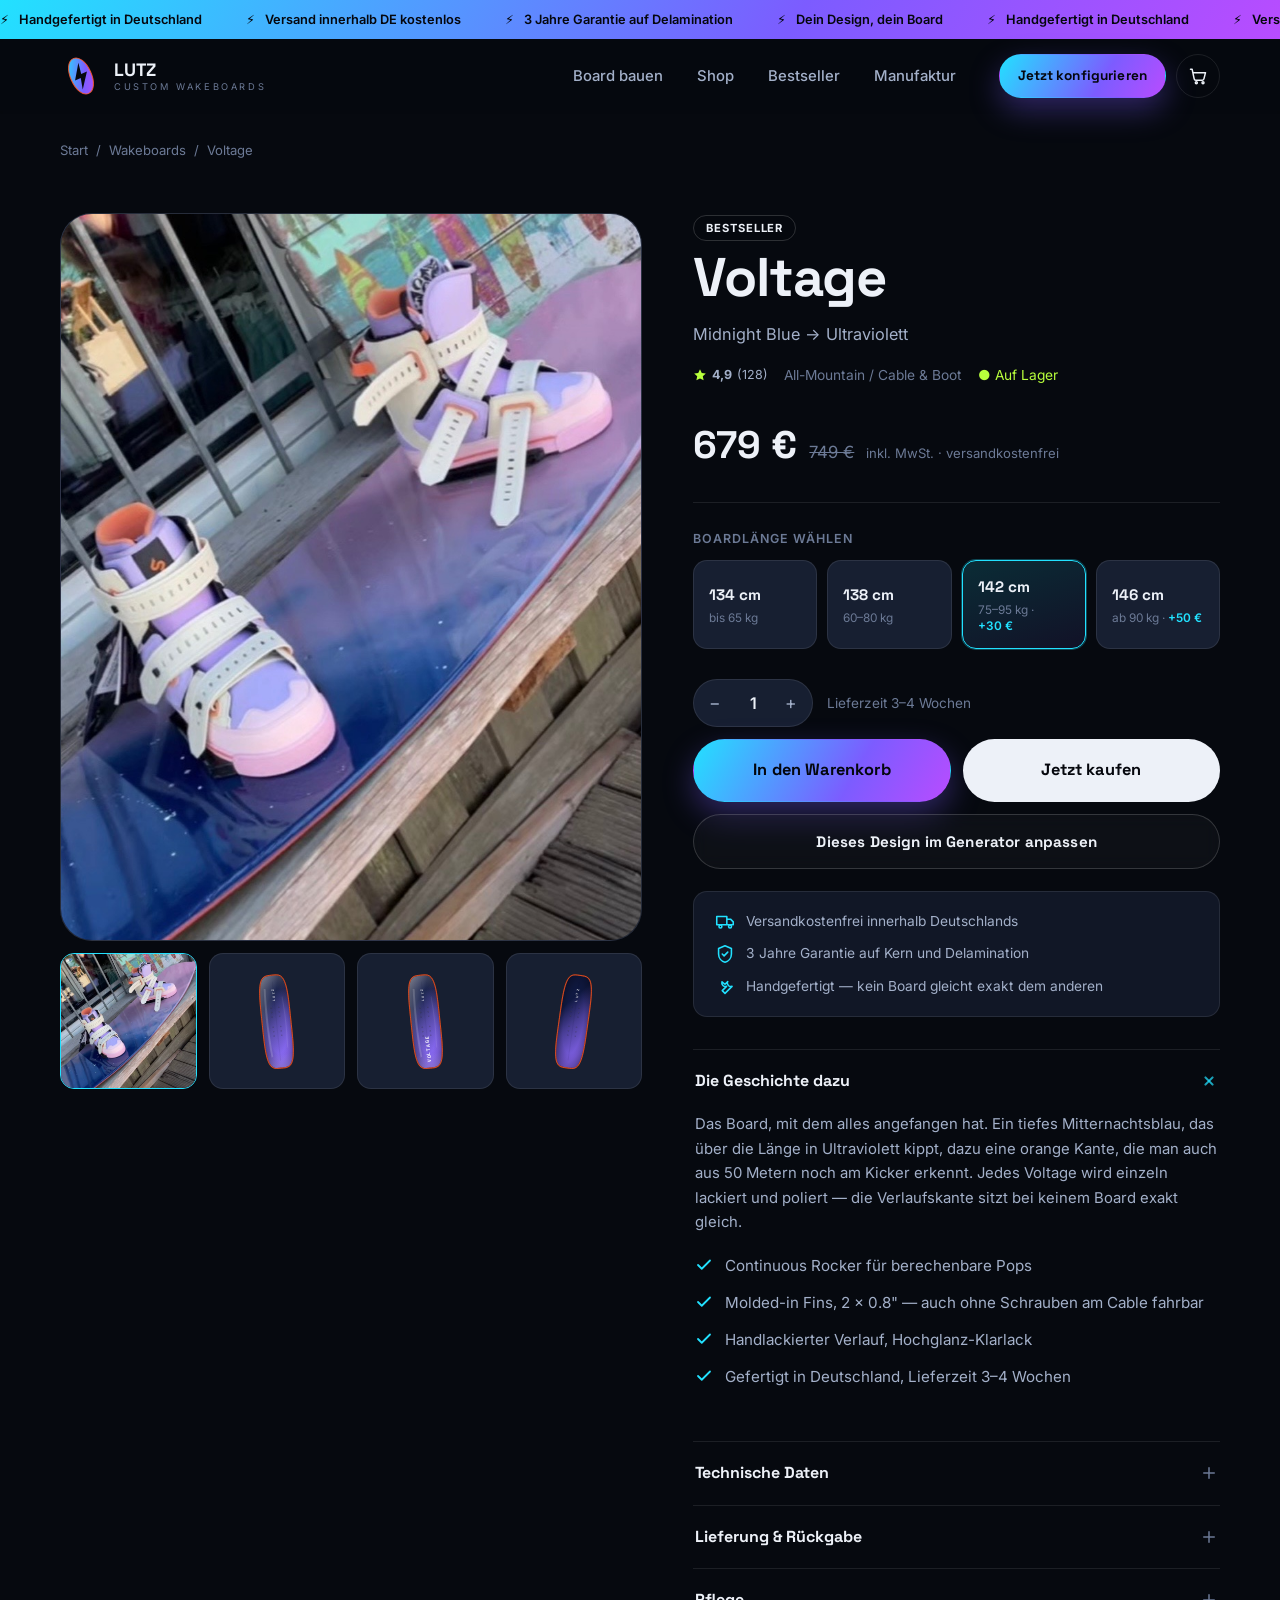
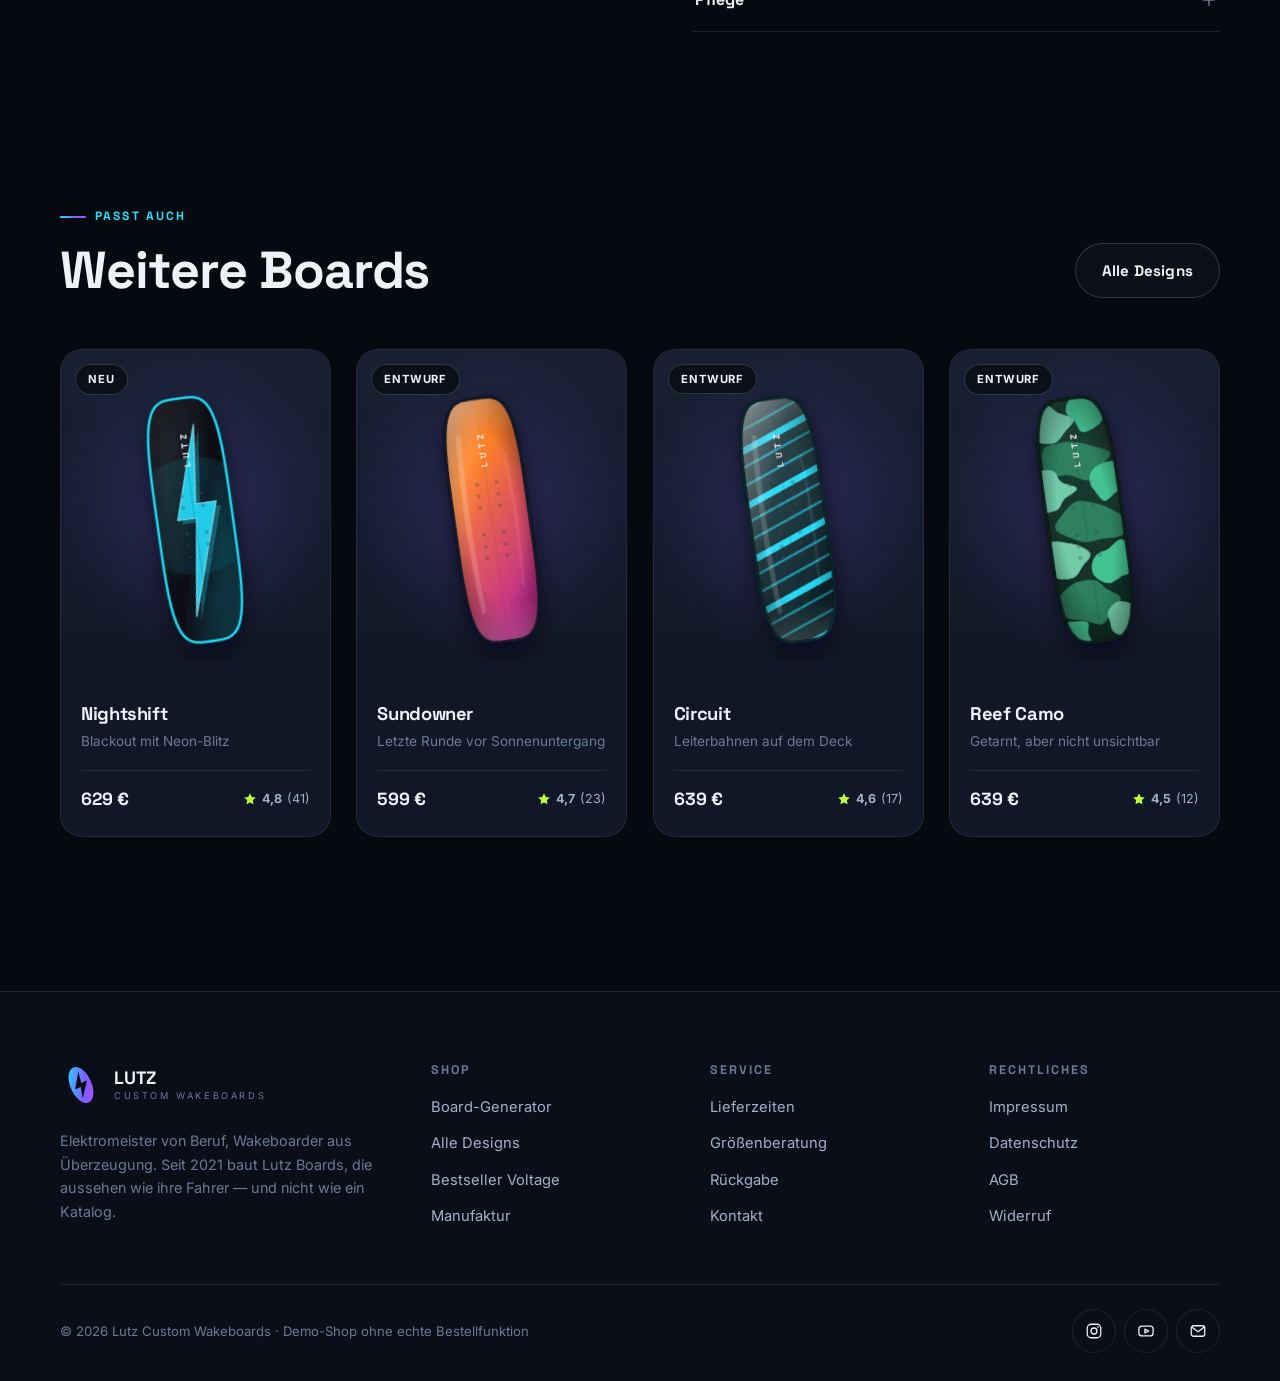
<file: product.html>
<!DOCTYPE html>
<html lang="de">
<head>
<meta charset="utf-8">
<meta name="viewport" content="width=device-width, initial-scale=1">
<title>Board — Lutz Custom Wakeboards</title>
<meta name="description" content="Handgefertigtes Custom Wakeboard von Lutz Custom Wakeboards. Größe wählen, in den Warenkorb legen oder im Generator weiter anpassen.">
<meta name="theme-color" content="#06090F">

<link rel="icon" href="assets/favicon.svg" type="image/svg+xml">
<link rel="preconnect" href="https://fonts.googleapis.com">
<link rel="preconnect" href="https://fonts.gstatic.com" crossorigin>
<link href="https://fonts.googleapis.com/css2?family=Inter:wght@400;500;600&family=Space+Grotesk:wght@500;600;700&display=swap" rel="stylesheet">
<link rel="stylesheet" href="css/style.css">
</head>
<body>

<a class="skip-link" href="#main">Zum Inhalt springen</a>

<div class="topbar">
  <div class="topbar__track">
    <span>Handgefertigt in Deutschland</span>
    <span>Versand innerhalb DE kostenlos</span>
    <span>3 Jahre Garantie auf Delamination</span>
    <span>Dein Design, dein Board</span>
    <span>Handgefertigt in Deutschland</span>
    <span>Versand innerhalb DE kostenlos</span>
    <span>3 Jahre Garantie auf Delamination</span>
    <span>Dein Design, dein Board</span>
  </div>
</div>

<header class="header">
  <div class="container header__inner">
    <a class="logo" href="index.html" aria-label="Lutz Custom Wakeboards — Startseite">
      <svg class="logo__mark" viewBox="0 0 64 64" aria-hidden="true">
        <defs>
          <linearGradient id="hdr-grad" x1="0" y1="0" x2="1" y2="1">
            <stop offset="0%" stop-color="#22E1FF"/>
            <stop offset="60%" stop-color="#7C5CFF"/>
            <stop offset="100%" stop-color="#B84CFF"/>
          </linearGradient>
          <mask id="hdr-bolt">
            <rect width="64" height="64" fill="#fff"/>
            <path d="M36.5 12 L21 34.5 h9.5 L26 52 L43 29.5 h-9.5 Z" fill="#000"/>
          </mask>
        </defs>
        <g transform="rotate(-24 32 32)">
          <path d="M32 3 C41 3 48 15 48 32 C48 49 41 61 32 61 C23 61 16 49 16 32 C16 15 23 3 32 3 Z"
                fill="url(#hdr-grad)" mask="url(#hdr-bolt)"/>
          <path d="M32 3 C41 3 48 15 48 32 C48 49 41 61 32 61 C23 61 16 49 16 32 C16 15 23 3 32 3 Z"
                fill="none" stroke="#FF5A2B" stroke-width="1.6" opacity="0.85"/>
        </g>
      </svg>
      <span class="logo__text">
        <span class="logo__name">LUTZ</span>
        <span class="logo__sub">Custom Wakeboards</span>
      </span>
    </a>

    <nav class="nav" aria-label="Hauptnavigation">
      <a href="index.html#generator">Board bauen</a>
      <a href="index.html#shop">Shop</a>
      <a href="index.html#bestseller">Bestseller</a>
      <a href="index.html#manufaktur">Manufaktur</a>
    </nav>

    <div class="header__actions">
      <a class="btn btn--primary btn--sm" href="index.html#generator">Jetzt konfigurieren</a>
      <button class="icon-btn" type="button" data-cart-open aria-label="Warenkorb öffnen">
        <span data-icon="cart"></span>
        <span class="cart-count" aria-hidden="true">0</span>
      </button>
      <button class="icon-btn burger" type="button" aria-label="Menü" aria-expanded="false">
        <span data-icon="menu"></span>
      </button>
    </div>
  </div>
</header>

<main id="main">
  <div class="container">
    <nav class="breadcrumb" aria-label="Breadcrumb">
      <a href="index.html">Start</a> <span>/</span>
      <a href="index.html#shop">Wakeboards</a> <span>/</span>
      <span data-pdp-crumb>Board</span>
    </nav>

    <div class="pdp">
      <!-- Galerie -->
      <div class="gallery">
        <div class="gallery__main" data-gallery-main></div>
        <div class="gallery__thumbs" data-gallery-thumbs></div>
      </div>

      <!-- Kaufbereich -->
      <div>
        <div data-pdp-badge></div>
        <h1 class="pdp__title" style="font-size:clamp(2.2rem,4.6vw,3.4rem)" data-pdp-title>Board</h1>
        <p class="pdp__tagline" data-pdp-tagline></p>
        <div class="pdp__meta" data-pdp-meta></div>

        <div class="pdp__price" data-pdp-price></div>

        <div class="pdp__block">
          <span class="field-label">Boardlänge wählen</span>
          <div class="options options--4" data-pdp-sizes></div>
        </div>

        <div class="pdp__actions">
          <div style="display:flex;align-items:center;gap:14px;flex-wrap:wrap">
            <div class="qty">
              <button type="button" data-qty="-1" aria-label="Menge verringern">−</button>
              <output data-qty-value>1</output>
              <button type="button" data-qty="1" aria-label="Menge erhöhen">+</button>
            </div>
            <span style="font-size:.85rem;color:var(--text-mute)">Lieferzeit 3–4 Wochen</span>
          </div>

          <div class="buy-row">
            <button class="btn btn--primary btn--lg" type="button" data-add>In den Warenkorb</button>
            <button class="btn btn--solid btn--lg" type="button" data-buy>Jetzt kaufen</button>
          </div>

          <a class="btn btn--ghost btn--block" href="index.html#generator" data-gen-link>
            Dieses Design im Generator anpassen
          </a>
        </div>

        <div class="assurance">
          <div><span data-icon="truck"></span> Versandkostenfrei innerhalb Deutschlands</div>
          <div><span data-icon="shield"></span> 3 Jahre Garantie auf Kern und Delamination</div>
          <div><span data-icon="tools"></span> Handgefertigt — kein Board gleicht exakt dem anderen</div>
        </div>

        <!-- Details -->
        <div class="accordion">
          <div class="acc__item">
            <button class="acc__trigger" type="button" aria-expanded="true">
              Die Geschichte dazu <span class="acc__icon" data-icon="plus"></span>
            </button>
            <div class="acc__panel is-open"><div><div class="acc__body">
              <p data-pdp-story></p>
              <ul class="feature__list" style="margin-top:18px" data-pdp-highlights></ul>
            </div></div></div>
          </div>

          <div class="acc__item">
            <button class="acc__trigger" type="button" aria-expanded="false">
              Technische Daten <span class="acc__icon" data-icon="plus"></span>
            </button>
            <div class="acc__panel"><div><div class="acc__body">
              <table class="spec-table"><tbody data-pdp-specs></tbody></table>
            </div></div></div>
          </div>

          <div class="acc__item">
            <button class="acc__trigger" type="button" aria-expanded="false">
              Lieferung &amp; Rückgabe <span class="acc__icon" data-icon="plus"></span>
            </button>
            <div class="acc__panel"><div><div class="acc__body">
              <p>Jedes Board wird nach deiner Freigabe gebaut. Von der Bestellung bis zum Versand
                 vergehen 3–4 Wochen; du bekommst ein Foto, bevor wir einpacken. Versand innerhalb
                 Deutschlands ist kostenlos, EU-weit 24 €.</p>
              <p style="margin-top:12px">Nicht zufrieden? Individuell gefertigte Boards sind vom
                 Widerruf ausgenommen — wenn wir aber etwas falsch gemacht haben, bauen wir es neu.
                 Ohne Diskussion.</p>
            </div></div></div>
          </div>

          <div class="acc__item">
            <button class="acc__trigger" type="button" aria-expanded="false">
              Pflege <span class="acc__icon" data-icon="plus"></span>
            </button>
            <div class="acc__panel"><div><div class="acc__body">
              <p>Nach jeder Session mit Süßwasser abspülen und im Schatten trocknen lassen —
                 UV ist der größte Feind des Klarlacks. Nicht dauerhaft im heißen Auto lagern.
                 Kleine Kratzer in der Base lassen sich mit Reparaturharz auffüllen; schick uns
                 im Zweifel ein Foto.</p>
            </div></div></div>
          </div>
        </div>
      </div>
    </div>
  </div>

  <!-- Weitere Boards -->
  <section class="section section--tight">
    <div class="container">
      <div class="section-head">
        <div>
          <span class="eyebrow">Passt auch</span>
          <h2>Weitere Boards</h2>
        </div>
        <a class="btn btn--ghost" href="index.html#shop">Alle Designs</a>
      </div>
      <div class="grid-products" data-related></div>
    </div>
  </section>
</main>

<footer class="footer">
  <div class="container">
    <div class="footer__grid">
      <div>
        <a class="logo" href="index.html" aria-label="Lutz Custom Wakeboards">
          <svg class="logo__mark" viewBox="0 0 64 64" aria-hidden="true">
            <defs>
              <linearGradient id="ftr-grad" x1="0" y1="0" x2="1" y2="1">
                <stop offset="0%" stop-color="#22E1FF"/>
                <stop offset="60%" stop-color="#7C5CFF"/>
                <stop offset="100%" stop-color="#B84CFF"/>
              </linearGradient>
              <mask id="ftr-bolt">
                <rect width="64" height="64" fill="#fff"/>
                <path d="M36.5 12 L21 34.5 h9.5 L26 52 L43 29.5 h-9.5 Z" fill="#000"/>
              </mask>
            </defs>
            <g transform="rotate(-24 32 32)">
              <path d="M32 3 C41 3 48 15 48 32 C48 49 41 61 32 61 C23 61 16 49 16 32 C16 15 23 3 32 3 Z"
                    fill="url(#ftr-grad)" mask="url(#ftr-bolt)"/>
            </g>
          </svg>
          <span class="logo__text">
            <span class="logo__name">LUTZ</span>
            <span class="logo__sub">Custom Wakeboards</span>
          </span>
        </a>
        <p class="footer__about">
          Elektromeister von Beruf, Wakeboarder aus Überzeugung. Seit 2021 baut Lutz Boards,
          die aussehen wie ihre Fahrer — und nicht wie ein Katalog.
        </p>
      </div>

      <div>
        <h4>Shop</h4>
        <ul>
          <li><a href="index.html#generator">Board-Generator</a></li>
          <li><a href="index.html#shop">Alle Designs</a></li>
          <li><a href="product.html?id=voltage">Bestseller Voltage</a></li>
          <li><a href="index.html#manufaktur">Manufaktur</a></li>
        </ul>
      </div>

      <div>
        <h4>Service</h4>
        <ul>
          <li><a href="index.html#manufaktur">Lieferzeiten</a></li>
          <li><a href="index.html#manufaktur">Größenberatung</a></li>
          <li><a href="#">Rückgabe</a></li>
          <li><a href="mailto:hallo@lutz-wakeboards.de">Kontakt</a></li>
        </ul>
      </div>

      <div>
        <h4>Rechtliches</h4>
        <ul>
          <li><a href="#">Impressum</a></li>
          <li><a href="#">Datenschutz</a></li>
          <li><a href="#">AGB</a></li>
          <li><a href="#">Widerruf</a></li>
        </ul>
      </div>
    </div>

    <div class="footer__bottom">
      <span>© 2026 Lutz Custom Wakeboards · Demo-Shop ohne echte Bestellfunktion</span>
      <div class="socials">
        <a class="icon-btn" href="#" aria-label="Instagram"><span data-icon="instagram"></span></a>
        <a class="icon-btn" href="#" aria-label="YouTube"><span data-icon="youtube"></span></a>
        <a class="icon-btn" href="mailto:hallo@lutz-wakeboards.de" aria-label="E-Mail"><span data-icon="mail"></span></a>
      </div>
    </div>
  </div>
</footer>

<script src="js/board.js"></script>
<script src="js/products.js"></script>
<script src="js/ui.js"></script>
<script src="js/cart.js"></script>
<script src="js/product-page.js"></script>
</body>
</html>
</file>
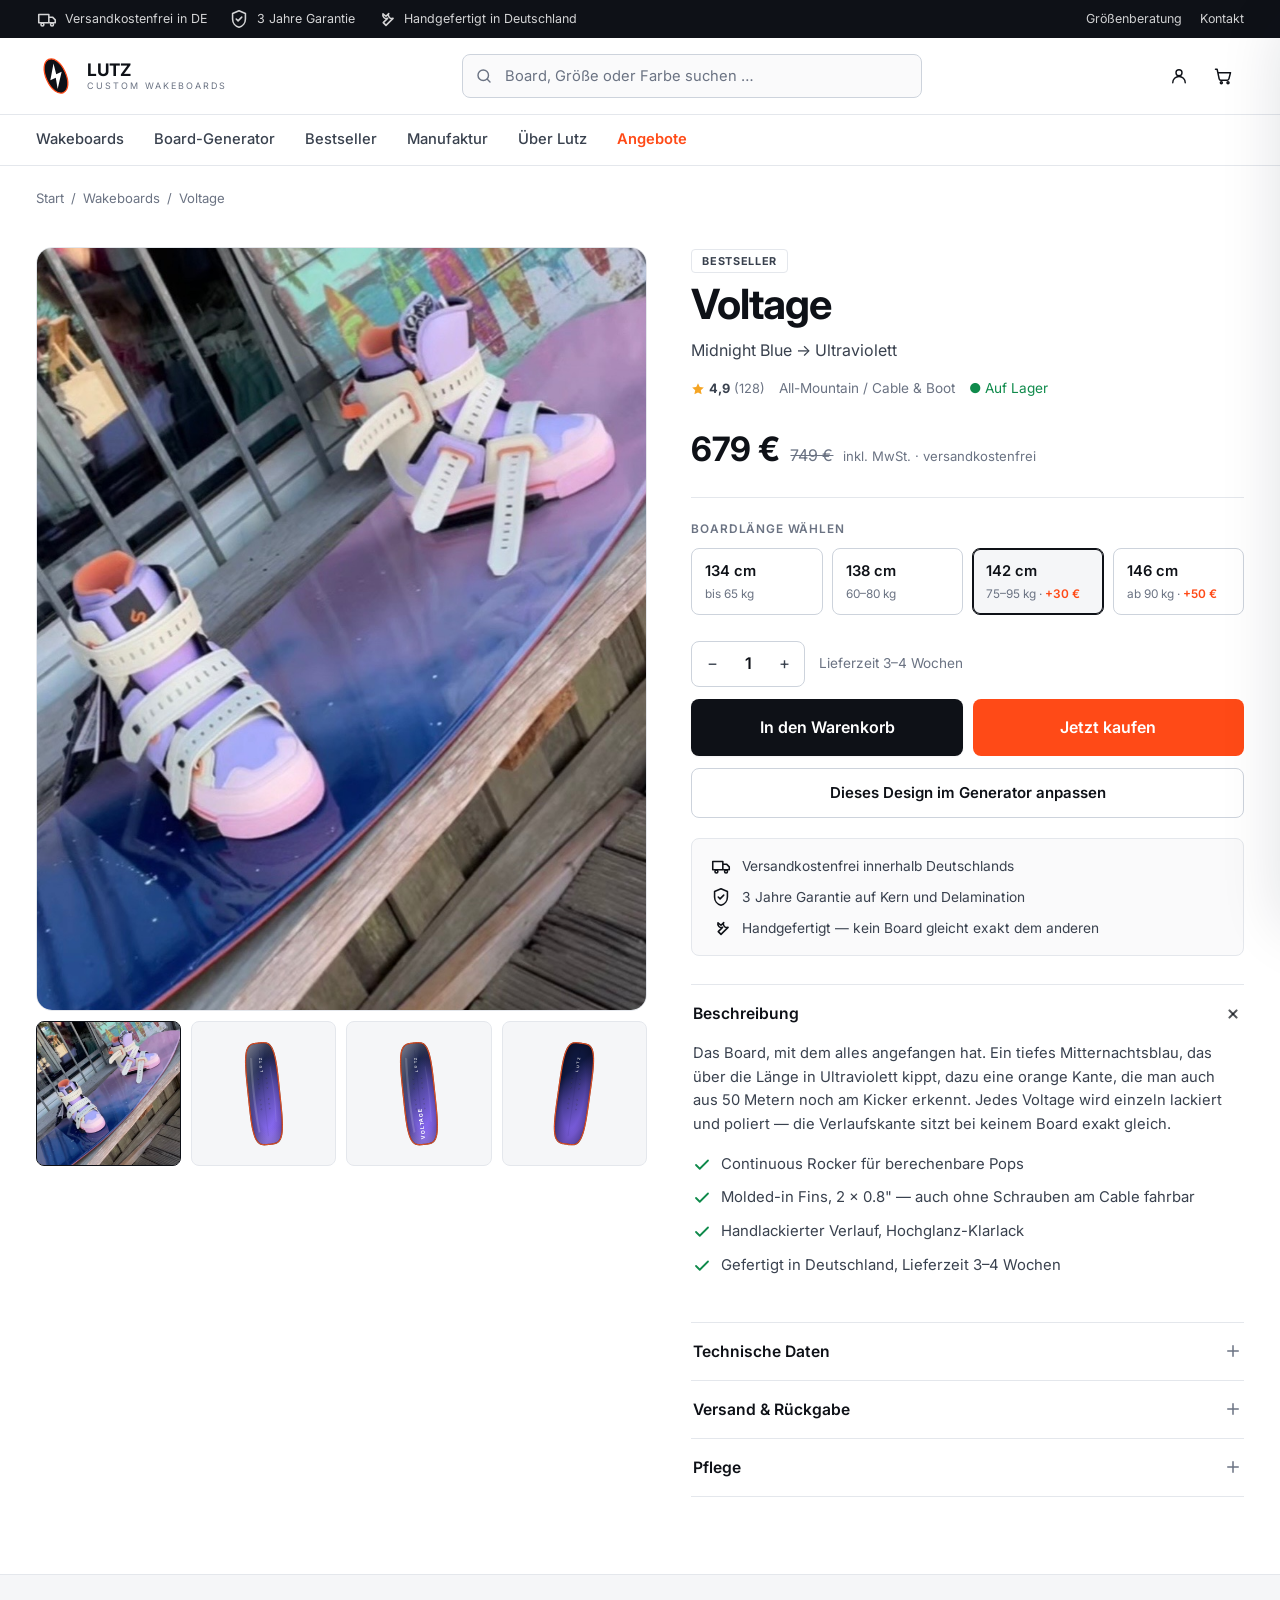
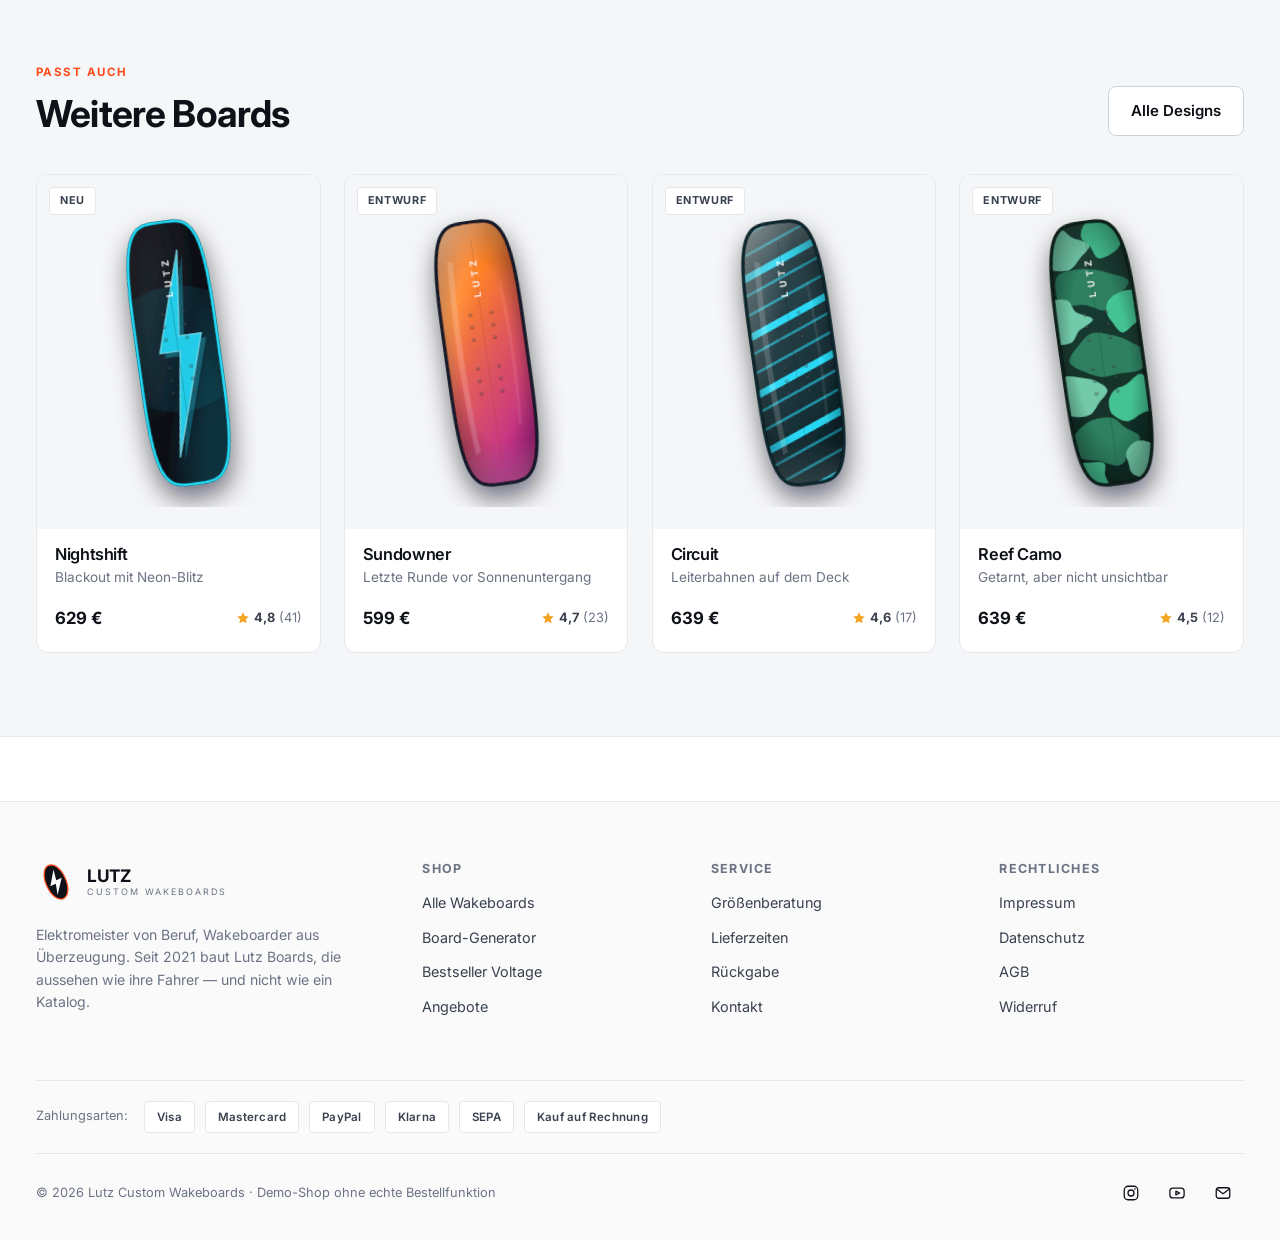
<file: product_2.html>
<!DOCTYPE html>
<html lang="de">
<head>
<meta charset="utf-8">
<meta name="viewport" content="width=device-width, initial-scale=1">
<title>Board — Lutz Custom Wakeboards</title>
<meta name="description" content="Handgefertigtes Custom Wakeboard von Lutz Custom Wakeboards. Größe wählen, in den Warenkorb legen oder im Generator weiter anpassen.">
<meta name="theme-color" content="#FFFFFF">

<link rel="icon" href="assets/favicon.svg" type="image/svg+xml">
<link rel="preconnect" href="https://fonts.googleapis.com">
<link rel="preconnect" href="https://fonts.gstatic.com" crossorigin>
<link href="https://fonts.googleapis.com/css2?family=Inter:wght@400;500;600;700&display=swap" rel="stylesheet">
<link rel="stylesheet" href="css/style-2.css">

<script>window.LUTZ_PAGES = { home: 'index_2.html', product: 'product_2.html' };</script>
</head>
<body>

<a class="skip-link" href="#main">Zum Inhalt springen</a>

<div class="utility">
  <div class="container utility__inner">
    <ul>
      <li><span data-icon="truck"></span> Versandkostenfrei in DE</li>
      <li><span data-icon="shield"></span> 3 Jahre Garantie</li>
      <li><span data-icon="tools"></span> Handgefertigt in Deutschland</li>
    </ul>
    <div class="utility__links">
      <a href="index_2.html#manufaktur">Größenberatung</a>
      <a href="mailto:hallo@lutz-wakeboards.de">Kontakt</a>
    </div>
  </div>
</div>

<header class="masthead">
  <div class="container masthead__inner">
    <a class="logo" href="index_2.html" aria-label="Lutz Custom Wakeboards — Startseite">
      <svg class="logo__mark" viewBox="0 0 64 64" aria-hidden="true">
        <mask id="m2-bolt">
          <rect width="64" height="64" fill="#fff"/>
          <path d="M36.5 12 L21 34.5 h9.5 L26 52 L43 29.5 h-9.5 Z" fill="#000"/>
        </mask>
        <g transform="rotate(-24 32 32)">
          <path d="M32 3 C41 3 48 15 48 32 C48 49 41 61 32 61 C23 61 16 49 16 32 C16 15 23 3 32 3 Z"
                fill="#0E1117" mask="url(#m2-bolt)"/>
          <path d="M32 3 C41 3 48 15 48 32 C48 49 41 61 32 61 C23 61 16 49 16 32 C16 15 23 3 32 3 Z"
                fill="none" stroke="#FF4A17" stroke-width="2"/>
        </g>
      </svg>
      <span class="logo__text">
        <span class="logo__name">LUTZ</span>
        <span class="logo__sub">Custom Wakeboards</span>
      </span>
    </a>

    <form class="search" role="search" onsubmit="return false">
      <span class="search__icon">
        <svg width="18" height="18" viewBox="0 0 24 24" fill="none" stroke="currentColor"
             stroke-width="1.9" stroke-linecap="round"><circle cx="11" cy="11" r="7"/><path d="m20 20-3.6-3.6"/></svg>
      </span>
      <input type="search" placeholder="Board, Größe oder Farbe suchen …" aria-label="Suche">
    </form>

    <div class="masthead__actions">
      <a class="icon-btn" href="index_2.html#manufaktur" aria-label="Beratung">
        <svg width="20" height="20" viewBox="0 0 24 24" fill="none" stroke="currentColor"
             stroke-width="1.7" stroke-linecap="round"><circle cx="12" cy="8" r="3.6"/><path d="M4.5 20a7.5 7.5 0 0 1 15 0"/></svg>
      </a>
      <button class="icon-btn" type="button" data-cart-open aria-label="Warenkorb öffnen">
        <span data-icon="cart"></span>
        <span class="cart-count" aria-hidden="true">0</span>
      </button>
    </div>
  </div>
</header>

<nav class="catnav" aria-label="Kategorien">
  <div class="container catnav__inner">
    <a href="index_2.html#shop">Wakeboards</a>
    <a href="index_2.html#generator">Board-Generator</a>
    <a href="index_2.html#bestseller">Bestseller</a>
    <a href="index_2.html#manufaktur">Manufaktur</a>
    <a href="index_2.html#newsletter">Über Lutz</a>
    <a class="is-accent" href="index_2.html#bestseller">Angebote</a>
  </div>
</nav>

<main id="main">
  <div class="container">
    <nav class="breadcrumb" aria-label="Breadcrumb">
      <a href="index_2.html">Start</a> <span>/</span>
      <a href="index_2.html#shop">Wakeboards</a> <span>/</span>
      <span data-pdp-crumb>Board</span>
    </nav>

    <div class="pdp">
      <div class="gallery">
        <div class="gallery__main" data-gallery-main></div>
        <div class="gallery__thumbs" data-gallery-thumbs></div>
      </div>

      <div>
        <div data-pdp-badge></div>
        <h1 class="pdp__title" data-pdp-title>Board</h1>
        <p class="pdp__tagline" data-pdp-tagline></p>
        <div class="pdp__meta" data-pdp-meta></div>

        <div class="pdp__price" data-pdp-price></div>

        <div class="pdp__block">
          <span class="field-label">Boardlänge wählen</span>
          <div class="options options--4" data-pdp-sizes></div>
        </div>

        <div class="pdp__actions">
          <div style="display:flex;align-items:center;gap:14px;flex-wrap:wrap">
            <div class="qty">
              <button type="button" data-qty="-1" aria-label="Menge verringern">−</button>
              <output data-qty-value>1</output>
              <button type="button" data-qty="1" aria-label="Menge erhöhen">+</button>
            </div>
            <span style="font-size:.85rem;color:var(--text-mute)">Lieferzeit 3–4 Wochen</span>
          </div>

          <div class="buy-row">
            <button class="btn btn--primary btn--lg" type="button" data-add>In den Warenkorb</button>
            <button class="btn btn--solid btn--lg" type="button" data-buy>Jetzt kaufen</button>
          </div>

          <a class="btn btn--ghost btn--block" href="index_2.html#generator" data-gen-link>
            Dieses Design im Generator anpassen
          </a>
        </div>

        <div class="assurance">
          <div><span data-icon="truck"></span> Versandkostenfrei innerhalb Deutschlands</div>
          <div><span data-icon="shield"></span> 3 Jahre Garantie auf Kern und Delamination</div>
          <div><span data-icon="tools"></span> Handgefertigt — kein Board gleicht exakt dem anderen</div>
        </div>

        <div class="accordion">
          <div class="acc__item">
            <button class="acc__trigger" type="button" aria-expanded="true">
              Beschreibung <span class="acc__icon" data-icon="plus"></span>
            </button>
            <div class="acc__panel is-open"><div><div class="acc__body">
              <p data-pdp-story></p>
              <ul class="feature__list" style="margin-top:16px" data-pdp-highlights></ul>
            </div></div></div>
          </div>

          <div class="acc__item">
            <button class="acc__trigger" type="button" aria-expanded="false">
              Technische Daten <span class="acc__icon" data-icon="plus"></span>
            </button>
            <div class="acc__panel"><div><div class="acc__body">
              <table class="spec-table"><tbody data-pdp-specs></tbody></table>
            </div></div></div>
          </div>

          <div class="acc__item">
            <button class="acc__trigger" type="button" aria-expanded="false">
              Versand &amp; Rückgabe <span class="acc__icon" data-icon="plus"></span>
            </button>
            <div class="acc__panel"><div><div class="acc__body">
              <p>Jedes Board wird nach deiner Freigabe gebaut. Von der Bestellung bis zum Versand
                 vergehen 3–4 Wochen; du bekommst ein Foto, bevor wir einpacken. Versand innerhalb
                 Deutschlands ist kostenlos, EU-weit 24 €.</p>
              <p>Nicht zufrieden? Individuell gefertigte Boards sind vom Widerruf ausgenommen —
                 wenn wir aber etwas falsch gemacht haben, bauen wir es neu. Ohne Diskussion.</p>
            </div></div></div>
          </div>

          <div class="acc__item">
            <button class="acc__trigger" type="button" aria-expanded="false">
              Pflege <span class="acc__icon" data-icon="plus"></span>
            </button>
            <div class="acc__panel"><div><div class="acc__body">
              <p>Nach jeder Session mit Süßwasser abspülen und im Schatten trocknen lassen —
                 UV ist der größte Feind des Klarlacks. Nicht dauerhaft im heißen Auto lagern.
                 Kleine Kratzer in der Base lassen sich mit Reparaturharz auffüllen; schick uns
                 im Zweifel ein Foto.</p>
            </div></div></div>
          </div>
        </div>
      </div>
    </div>
  </div>

  <section class="section section--alt">
    <div class="container">
      <div class="section-head">
        <div>
          <span class="eyebrow">Passt auch</span>
          <h2>Weitere Boards</h2>
        </div>
        <a class="btn btn--ghost" href="index_2.html#shop">Alle Designs</a>
      </div>
      <div class="grid-products" data-related></div>
    </div>
  </section>
</main>

<footer class="footer">
  <div class="container">
    <div class="footer__grid">
      <div>
        <a class="logo" href="index_2.html" aria-label="Lutz Custom Wakeboards">
          <svg class="logo__mark" viewBox="0 0 64 64" aria-hidden="true">
            <mask id="f2-bolt">
              <rect width="64" height="64" fill="#fff"/>
              <path d="M36.5 12 L21 34.5 h9.5 L26 52 L43 29.5 h-9.5 Z" fill="#000"/>
            </mask>
            <g transform="rotate(-24 32 32)">
              <path d="M32 3 C41 3 48 15 48 32 C48 49 41 61 32 61 C23 61 16 49 16 32 C16 15 23 3 32 3 Z"
                    fill="#0E1117" mask="url(#f2-bolt)"/>
              <path d="M32 3 C41 3 48 15 48 32 C48 49 41 61 32 61 C23 61 16 49 16 32 C16 15 23 3 32 3 Z"
                    fill="none" stroke="#FF4A17" stroke-width="2"/>
            </g>
          </svg>
          <span class="logo__text">
            <span class="logo__name">LUTZ</span>
            <span class="logo__sub">Custom Wakeboards</span>
          </span>
        </a>
        <p class="footer__about">
          Elektromeister von Beruf, Wakeboarder aus Überzeugung. Seit 2021 baut Lutz Boards,
          die aussehen wie ihre Fahrer — und nicht wie ein Katalog.
        </p>
      </div>

      <div>
        <h4>Shop</h4>
        <ul>
          <li><a href="index_2.html#shop">Alle Wakeboards</a></li>
          <li><a href="index_2.html#generator">Board-Generator</a></li>
          <li><a href="product_2.html?id=voltage">Bestseller Voltage</a></li>
          <li><a href="index_2.html#bestseller">Angebote</a></li>
        </ul>
      </div>

      <div>
        <h4>Service</h4>
        <ul>
          <li><a href="index_2.html#manufaktur">Größenberatung</a></li>
          <li><a href="index_2.html#manufaktur">Lieferzeiten</a></li>
          <li><a href="#">Rückgabe</a></li>
          <li><a href="mailto:hallo@lutz-wakeboards.de">Kontakt</a></li>
        </ul>
      </div>

      <div>
        <h4>Rechtliches</h4>
        <ul>
          <li><a href="#">Impressum</a></li>
          <li><a href="#">Datenschutz</a></li>
          <li><a href="#">AGB</a></li>
          <li><a href="#">Widerruf</a></li>
        </ul>
      </div>
    </div>

    <div class="payments">
      <span style="font-size:.8rem;color:var(--text-mute);margin-right:6px">Zahlungsarten:</span>
      <span class="pay">Visa</span>
      <span class="pay">Mastercard</span>
      <span class="pay">PayPal</span>
      <span class="pay">Klarna</span>
      <span class="pay">SEPA</span>
      <span class="pay">Kauf auf Rechnung</span>
    </div>

    <div class="footer__bottom">
      <span>© 2026 Lutz Custom Wakeboards · Demo-Shop ohne echte Bestellfunktion</span>
      <div class="socials">
        <a class="icon-btn" href="#" aria-label="Instagram"><span data-icon="instagram"></span></a>
        <a class="icon-btn" href="#" aria-label="YouTube"><span data-icon="youtube"></span></a>
        <a class="icon-btn" href="mailto:hallo@lutz-wakeboards.de" aria-label="E-Mail"><span data-icon="mail"></span></a>
      </div>
    </div>
  </div>
</footer>

<script src="js/board.js"></script>
<script src="js/products.js"></script>
<script src="js/ui.js"></script>
<script src="js/cart.js"></script>
<script src="js/product-page.js"></script>
</body>
</html>
</file>
<file: css/style.css>
/* =========================================================================
   Lutz Custom Wakeboards — Design System
   Dark Premium + Elektro-Akzent
   ========================================================================= */

:root {
  /* Flächen */
  --bg:          #06090F;
  --bg-2:        #0A0E18;
  --surface:     #111726;
  --surface-2:   #171F31;
  --surface-3:   #1E2739;
  --line:        rgba(255, 255, 255, 0.09);
  --line-strong: rgba(255, 255, 255, 0.16);

  /* Text */
  --text:        #EDF1F8;
  --text-dim:    #A3B0C9;
  --text-mute:   #6C7A96;

  /* Akzente */
  --cyan:        #22E1FF;
  --violet:      #7C5CFF;
  --orange:      #FF5A2B;
  --lime:        #B8FF3C;
  --grad:        linear-gradient(120deg, var(--cyan) 0%, var(--violet) 62%, #B84CFF 100%);
  --grad-soft:   linear-gradient(120deg, rgba(34,225,255,.16), rgba(124,92,255,.16));

  /* Radien */
  --r-sm: 8px;
  --r:    14px;
  --r-lg: 22px;
  --r-xl: 32px;

  /* Schatten */
  --shadow-sm: 0 2px 10px rgba(0, 0, 0, .3);
  --shadow:    0 18px 44px rgba(0, 0, 0, .45);
  --shadow-lg: 0 40px 100px rgba(0, 0, 0, .6);
  --glow:      0 0 60px rgba(124, 92, 255, .35);

  /* Raster */
  --container: 1240px;
  --gutter: clamp(18px, 4vw, 40px);

  /* Typo */
  --font-display: 'Space Grotesk', 'Inter', system-ui, -apple-system, 'Segoe UI', sans-serif;
  --font-body: 'Inter', system-ui, -apple-system, 'Segoe UI', Roboto, sans-serif;
}

/* ---------- Reset ---------- */

*, *::before, *::after { box-sizing: border-box; }

html {
  scroll-behavior: smooth;
  scroll-padding-top: 96px;
  -webkit-text-size-adjust: 100%;
}

body {
  margin: 0;
  background: var(--bg);
  color: var(--text);
  font-family: var(--font-body);
  font-size: 16px;
  line-height: 1.65;
  -webkit-font-smoothing: antialiased;
  overflow-x: hidden;
}

body.is-locked { overflow: hidden; }

img, svg { display: block; max-width: 100%; }
button, input, select, textarea { font: inherit; color: inherit; }
button { cursor: pointer; background: none; border: none; padding: 0; }
a { color: inherit; text-decoration: none; }
ul, ol { margin: 0; padding: 0; list-style: none; }

h1, h2, h3, h4 {
  font-family: var(--font-display);
  font-weight: 700;
  line-height: 1.06;
  letter-spacing: -0.02em;
  margin: 0;
}

h1 { font-size: clamp(2.6rem, 6.4vw, 5rem); }
h2 { font-size: clamp(2rem, 4.2vw, 3.25rem); }
h3 { font-size: clamp(1.15rem, 1.8vw, 1.5rem); }

p { margin: 0; }

:focus-visible {
  outline: 2px solid var(--cyan);
  outline-offset: 3px;
  border-radius: 4px;
}

::selection { background: var(--violet); color: #fff; }

/* ---------- Layout-Bausteine ---------- */

.container {
  width: 100%;
  max-width: var(--container);
  margin-inline: auto;
  padding-inline: var(--gutter);
}

.section { padding-block: clamp(64px, 9vw, 128px); }
.section--tight { padding-block: clamp(48px, 6vw, 80px); }

.section-head {
  display: flex;
  flex-wrap: wrap;
  align-items: flex-end;
  justify-content: space-between;
  gap: 24px;
  margin-bottom: clamp(32px, 4vw, 56px);
}

.section-head p {
  color: var(--text-dim);
  max-width: 52ch;
  margin-top: 14px;
}

.eyebrow {
  display: inline-flex;
  align-items: center;
  gap: 9px;
  font-family: var(--font-display);
  font-size: 0.75rem;
  font-weight: 700;
  letter-spacing: 0.18em;
  text-transform: uppercase;
  color: var(--cyan);
  margin-bottom: 16px;
}

.eyebrow::before {
  content: '';
  width: 26px;
  height: 2px;
  background: var(--grad);
  border-radius: 2px;
}

.skip-link {
  position: absolute;
  left: -9999px;
  top: 8px;
  z-index: 999;
  background: var(--cyan);
  color: #05070D;
  padding: 10px 18px;
  border-radius: var(--r-sm);
  font-weight: 600;
}
.skip-link:focus { left: 12px; }

/* ---------- Buttons ---------- */

.btn {
  display: inline-flex;
  align-items: center;
  justify-content: center;
  gap: 10px;
  padding: 14px 26px;
  border-radius: 999px;
  font-family: var(--font-display);
  font-weight: 700;
  font-size: 0.95rem;
  letter-spacing: 0.01em;
  border: 1px solid transparent;
  transition: transform .18s ease, box-shadow .25s ease, background .25s ease, border-color .25s ease;
  white-space: nowrap;
}

.btn:hover { transform: translateY(-2px); }
.btn:active { transform: translateY(0); }

.btn--primary {
  background: var(--grad);
  color: #04070E;
  box-shadow: 0 12px 30px rgba(124, 92, 255, .35);
}
.btn--primary:hover { box-shadow: 0 18px 46px rgba(124, 92, 255, .5); }

.btn--ghost {
  border-color: var(--line-strong);
  color: var(--text);
  background: rgba(255, 255, 255, .03);
  backdrop-filter: blur(8px);
}
.btn--ghost:hover { border-color: var(--cyan); color: var(--cyan); }

.btn--solid {
  background: var(--text);
  color: #05070D;
}
.btn--solid:hover { background: #fff; }

/* Icons im Button dürfen nicht mitschrumpfen, sonst werden sie zu Punkten. */
.btn > svg, .btn > [data-icon] { flex: none; display: inline-flex; }

.btn--block { width: 100%; }
.btn--lg { padding: 17px 34px; font-size: 1.02rem; }
.btn--sm { padding: 10px 18px; font-size: .85rem; }

/* ---------- Topbar ---------- */

.topbar {
  background: var(--grad);
  color: #05070D;
  font-size: .8rem;
  font-weight: 600;
  overflow: hidden;
}

.topbar__track {
  display: flex;
  gap: 44px;
  padding: 9px 0;
  width: max-content;
  animation: marquee 34s linear infinite;
}

.topbar__track span { display: inline-flex; align-items: center; gap: 10px; white-space: nowrap; }
.topbar__track span::before { content: '⚡'; }

@keyframes marquee {
  from { transform: translateX(0); }
  to   { transform: translateX(-50%); }
}

@media (prefers-reduced-motion: reduce) {
  .topbar__track { animation: none; padding-inline: var(--gutter); }
}

/* ---------- Header ---------- */

.header {
  position: sticky;
  top: 0;
  z-index: 100;
  background: rgba(6, 9, 15, .72);
  backdrop-filter: blur(18px) saturate(1.4);
  border-bottom: 1px solid transparent;
  transition: border-color .3s ease, background .3s ease;
}

.header.is-stuck {
  border-bottom-color: var(--line);
  background: rgba(6, 9, 15, .92);
}

.header__inner {
  display: flex;
  align-items: center;
  gap: 28px;
  height: 74px;
}

/* Logo */
.logo {
  display: inline-flex;
  align-items: center;
  gap: 12px;
  flex-shrink: 0;
}

.logo__mark {
  width: 42px;
  height: 42px;
  flex: none;
}

.logo__text {
  display: flex;
  flex-direction: column;
  line-height: 1;
}

.logo__name {
  font-family: var(--font-display);
  font-weight: 700;
  font-size: 1.12rem;
  letter-spacing: -0.01em;
}

.logo__sub {
  font-size: .58rem;
  letter-spacing: 0.28em;
  text-transform: uppercase;
  color: var(--text-mute);
  margin-top: 4px;
}

.nav {
  display: flex;
  gap: 4px;
  margin-left: auto;
}

.nav a {
  padding: 9px 15px;
  border-radius: 999px;
  font-size: .93rem;
  font-weight: 500;
  color: var(--text-dim);
  transition: color .2s ease, background .2s ease;
}

.nav a:hover { color: var(--text); background: rgba(255, 255, 255, .06); }

.header__actions { display: flex; align-items: center; gap: 10px; }

.icon-btn {
  position: relative;
  width: 44px;
  height: 44px;
  display: grid;
  place-items: center;
  border-radius: 999px;
  border: 1px solid var(--line);
  color: var(--text);
  transition: border-color .2s ease, background .2s ease;
}

.icon-btn:hover { border-color: var(--cyan); background: rgba(34, 225, 255, .08); }

.cart-count {
  position: absolute;
  top: -5px;
  right: -5px;
  min-width: 20px;
  height: 20px;
  padding: 0 5px;
  border-radius: 999px;
  background: var(--orange);
  color: #fff;
  font-size: .68rem;
  font-weight: 700;
  display: grid;
  place-items: center;
  transform: scale(0);
  transition: transform .25s cubic-bezier(.34, 1.56, .64, 1);
}

.cart-count.is-visible { transform: scale(1); }

.burger { display: none; }

@media (max-width: 900px) {
  .nav {
    position: fixed;
    inset: 74px 0 auto;
    flex-direction: column;
    gap: 0;
    background: var(--bg-2);
    border-bottom: 1px solid var(--line);
    padding: 12px var(--gutter) 26px;
    transform: translateY(-130%);
    transition: transform .3s ease;
    margin-left: 0;
  }
  .nav.is-open { transform: translateY(0); }
  .nav a { padding: 14px 4px; font-size: 1.05rem; border-radius: 0; }
  .header__actions { margin-left: auto; }
  .burger { display: grid; }
  .logo__sub { display: none; }
}

/* Auf schmalen Geräten fliegt der Header-CTA raus — sonst schiebt er
   die Seite um ein paar Pixel nach rechts. Der Weg zum Generator steht
   im Menü und im Hero. */
@media (max-width: 600px) {
  .header__inner { gap: 12px; }
  .header__actions .btn { display: none; }
}

/* =========================================================================
   Hero
   ========================================================================= */

.hero {
  position: relative;
  overflow: hidden;
  padding-block: clamp(48px, 7vw, 96px) clamp(56px, 8vw, 110px);
}

.hero::before,
.hero::after {
  content: '';
  position: absolute;
  border-radius: 50%;
  filter: blur(90px);
  pointer-events: none;
  z-index: 0;
}

.hero::before {
  width: 620px; height: 620px;
  background: rgba(124, 92, 255, .28);
  top: -180px; right: -120px;
}

.hero::after {
  width: 480px; height: 480px;
  background: rgba(34, 225, 255, .16);
  bottom: -220px; left: -160px;
}

.hero__grid {
  position: relative;
  z-index: 1;
  display: grid;
  grid-template-columns: minmax(0, 1.05fr) minmax(0, .95fr);
  gap: clamp(30px, 5vw, 64px);
  align-items: center;
}

.hero__title span {
  background: var(--grad);
  -webkit-background-clip: text;
  background-clip: text;
  color: transparent;
}

.hero__lead {
  margin-top: 22px;
  font-size: clamp(1.02rem, 1.5vw, 1.18rem);
  color: var(--text-dim);
  max-width: 46ch;
}

.hero__cta {
  display: flex;
  flex-wrap: wrap;
  gap: 14px;
  margin-top: 34px;
}

.hero__stats {
  display: flex;
  flex-wrap: wrap;
  gap: clamp(20px, 4vw, 44px);
  margin-top: 44px;
  padding-top: 28px;
  border-top: 1px solid var(--line);
}

.hero__stats div strong {
  display: block;
  font-family: var(--font-display);
  font-size: 1.7rem;
  line-height: 1.1;
}

.hero__stats div span {
  font-size: .82rem;
  color: var(--text-mute);
  letter-spacing: .04em;
}

.hero__board {
  position: relative;
  display: grid;
  place-items: center;
  min-height: 420px;
}

.hero__board .board-svg {
  width: min(100%, 460px);
  height: auto;
  filter: drop-shadow(0 40px 70px rgba(0, 0, 0, .6));
  animation: float 7s ease-in-out infinite;
}

.hero__board::before {
  content: '';
  position: absolute;
  inset: 12% 18%;
  background: radial-gradient(circle, rgba(124, 92, 255, .5), transparent 68%);
  filter: blur(50px);
  z-index: -1;
}

@keyframes float {
  0%, 100% { transform: translateY(-10px) rotate(0deg); }
  50%      { transform: translateY(12px) rotate(1.4deg); }
}

@media (prefers-reduced-motion: reduce) {
  .hero__board .board-svg { animation: none; }
}

.hero__tag {
  position: absolute;
  display: flex;
  align-items: center;
  gap: 10px;
  padding: 10px 16px;
  border-radius: 999px;
  background: rgba(17, 23, 38, .78);
  border: 1px solid var(--line-strong);
  backdrop-filter: blur(14px);
  font-size: .8rem;
  font-weight: 600;
  box-shadow: var(--shadow-sm);
}

.hero__tag--1 { top: 8%; left: -4%; }
.hero__tag--2 { bottom: 14%; right: -2%; }
.hero__tag i { font-style: normal; }

@media (max-width: 900px) {
  .hero__grid { grid-template-columns: 1fr; }
  .hero__board { order: -1; min-height: 320px; }
  .hero__board .board-svg { width: min(78%, 320px); }
  .hero__tag--1 { left: 0; }
  .hero__tag--2 { right: 0; }
}

/* ---------- Logo-Leiste ---------- */

.trustbar {
  border-block: 1px solid var(--line);
  background: var(--bg-2);
}

.trustbar__inner {
  display: grid;
  grid-template-columns: repeat(auto-fit, minmax(200px, 1fr));
  gap: 2px;
}

.trustbar__item {
  display: flex;
  align-items: center;
  gap: 14px;
  padding: 24px 20px;
  font-size: .88rem;
  color: var(--text-dim);
}

.trustbar__item svg { flex: none; color: var(--cyan); }
.trustbar__item strong { display: block; color: var(--text); font-size: .95rem; }

/* =========================================================================
   Generator
   ========================================================================= */

.generator {
  position: relative;
  background:
    radial-gradient(1000px 500px at 15% 0%, rgba(124, 92, 255, .14), transparent 62%),
    radial-gradient(800px 460px at 90% 100%, rgba(34, 225, 255, .1), transparent 60%),
    var(--bg-2);
  border-block: 1px solid var(--line);
}

.gen__grid {
  display: grid;
  grid-template-columns: minmax(0, 1fr) minmax(0, 1.08fr);
  gap: clamp(28px, 4vw, 56px);
  align-items: start;
}

/* Vorschau */
.gen__preview {
  position: sticky;
  top: 100px;
  border-radius: var(--r-xl);
  border: 1px solid var(--line);
  background:
    linear-gradient(180deg, rgba(255, 255, 255, .05), rgba(255, 255, 255, 0)) ,
    var(--surface);
  padding: clamp(20px, 3vw, 34px);
  box-shadow: var(--shadow);
  overflow: hidden;
}

.gen__stage {
  position: relative;
  display: grid;
  place-items: center;
  min-height: clamp(340px, 46vh, 500px);
}

.gen__stage::before {
  content: '';
  position: absolute;
  inset: 8% 14%;
  border-radius: 50%;
  background: radial-gradient(circle, var(--preview-glow, #7C5CFF), transparent 70%);
  opacity: .42;
  filter: blur(46px);
  transition: background .45s ease;
}

.gen__stage .board-svg {
  position: relative;
  width: auto;
  height: clamp(320px, 44vh, 480px);
  max-width: 100%;
}

.gen__preview-head {
  display: flex;
  align-items: baseline;
  justify-content: space-between;
  gap: 16px;
  margin-bottom: 6px;
}

.gen__preview-head h3 { font-size: 1.15rem; }

.gen__chips {
  display: flex;
  flex-wrap: wrap;
  gap: 8px;
  margin-top: 20px;
  padding-top: 20px;
  border-top: 1px solid var(--line);
}

.chip {
  display: inline-flex;
  align-items: center;
  gap: 7px;
  padding: 6px 12px;
  border-radius: 999px;
  background: var(--surface-2);
  border: 1px solid var(--line);
  font-size: .78rem;
  color: var(--text-dim);
}

.chip b { color: var(--text); font-weight: 600; }

.chip__dot {
  width: 11px;
  height: 11px;
  border-radius: 50%;
  border: 1px solid rgba(255, 255, 255, .25);
}

/* Steuerung */
.gen__panel {
  border-radius: var(--r-xl);
  border: 1px solid var(--line);
  background: var(--surface);
  overflow: hidden;
}

.gen__step {
  padding: clamp(20px, 2.6vw, 30px);
  border-bottom: 1px solid var(--line);
}

.gen__step:last-of-type { border-bottom: none; }

.gen__step-head {
  display: flex;
  align-items: center;
  gap: 12px;
  margin-bottom: 18px;
}

.gen__step-no {
  width: 28px;
  height: 28px;
  flex: none;
  border-radius: 50%;
  display: grid;
  place-items: center;
  font-family: var(--font-display);
  font-size: .78rem;
  font-weight: 700;
  background: var(--grad);
  color: #05070D;
}

.gen__step-head h3 { font-size: 1.05rem; }

/* Der Hinweis rechts — nicht die Ziffer, die steht vorn. */
.gen__step-head > span:not(.gen__step-no) {
  margin-left: auto;
  font-size: .78rem;
  color: var(--text-mute);
  text-align: right;
}

/* Farbwähler */
.swatches {
  display: flex;
  flex-wrap: wrap;
  gap: 10px;
  align-items: center;
}

.swatch {
  width: 40px;
  height: 40px;
  border-radius: 12px;
  border: 2px solid transparent;
  box-shadow: inset 0 0 0 1px rgba(255, 255, 255, .16), var(--shadow-sm);
  transition: transform .16s ease, border-color .16s ease;
  position: relative;
}

.swatch:hover { transform: translateY(-3px) scale(1.05); }

.swatch[aria-pressed='true'] {
  border-color: var(--text);
  transform: translateY(-3px) scale(1.05);
}

.swatch[aria-pressed='true']::after {
  content: '';
  position: absolute;
  inset: -7px;
  border-radius: 16px;
  border: 1px solid var(--cyan);
}

.swatch--custom {
  position: relative;
  overflow: hidden;
  background: conic-gradient(#ff4d4d, #ffd93d, #6bff8f, #22E1FF, #7C5CFF, #ff4d4d);
  display: grid;
  place-items: center;
}

.swatch--custom input {
  position: absolute;
  inset: 0;
  opacity: 0;
  cursor: pointer;
}

.swatch--custom span {
  font-size: 1.1rem;
  color: #fff;
  text-shadow: 0 1px 4px rgba(0, 0, 0, .6);
  pointer-events: none;
}

.field-label {
  display: block;
  font-size: .78rem;
  font-weight: 600;
  letter-spacing: .08em;
  text-transform: uppercase;
  color: var(--text-mute);
  margin-bottom: 10px;
}

.field + .field { margin-top: 22px; }

/* Optionskacheln */
.options {
  display: grid;
  gap: 10px;
}

.options--2 { grid-template-columns: repeat(2, 1fr); }
.options--3 { grid-template-columns: repeat(3, 1fr); }
.options--4 { grid-template-columns: repeat(auto-fit, minmax(104px, 1fr)); }

.option {
  text-align: left;
  padding: 13px 15px;
  border-radius: var(--r);
  border: 1px solid var(--line);
  background: var(--surface-2);
  transition: border-color .18s ease, background .18s ease, transform .18s ease;
}

.option:hover { border-color: var(--line-strong); transform: translateY(-2px); }

.option[aria-pressed='true'] {
  border-color: var(--cyan);
  background: linear-gradient(160deg, rgba(34, 225, 255, .16), rgba(124, 92, 255, .1));
  box-shadow: 0 0 0 1px rgba(34, 225, 255, .3);
}

.option b {
  display: block;
  font-family: var(--font-display);
  font-size: .95rem;
  font-weight: 700;
}

.option small {
  display: block;
  font-size: .74rem;
  color: var(--text-mute);
  margin-top: 3px;
  line-height: 1.4;
}

.option .surcharge { color: var(--cyan); font-weight: 600; white-space: nowrap; }

/* Textfeld */
.text-input {
  width: 100%;
  padding: 13px 16px;
  border-radius: var(--r);
  border: 1px solid var(--line);
  background: var(--surface-2);
  font-family: var(--font-display);
  font-weight: 600;
  letter-spacing: .1em;
  text-transform: uppercase;
  transition: border-color .18s ease;
}

.text-input::placeholder { color: var(--text-mute); letter-spacing: .06em; }
.text-input:focus { border-color: var(--cyan); outline: none; }

.field-hint {
  display: flex;
  justify-content: space-between;
  gap: 12px;
  font-size: .74rem;
  color: var(--text-mute);
  margin-top: 8px;
}

/* Abschluss */
.gen__footer {
  padding: clamp(20px, 2.6vw, 30px);
  background: linear-gradient(180deg, rgba(124, 92, 255, .12), rgba(124, 92, 255, .02));
  border-top: 1px solid var(--line);
}

.price-row {
  display: flex;
  align-items: flex-end;
  justify-content: space-between;
  gap: 16px;
  margin-bottom: 18px;
}

.price-row small { color: var(--text-mute); font-size: .78rem; }

.price {
  font-family: var(--font-display);
  font-size: clamp(2rem, 3.4vw, 2.6rem);
  font-weight: 700;
  line-height: 1;
}

.price sup { font-size: .5em; top: -.7em; }

.gen__actions { display: flex; flex-wrap: wrap; gap: 12px; }
.gen__actions .btn { flex: 1 1 180px; }
.gen__actions .btn--sm { flex: 0 0 auto; width: 50px; padding: 0; }

@media (max-width: 980px) {
  .gen__grid { grid-template-columns: 1fr; }
  .gen__preview { position: static; }
  .options--3 { grid-template-columns: repeat(2, 1fr); }
}

/* =========================================================================
   Produkte
   ========================================================================= */

.grid-products {
  display: grid;
  grid-template-columns: repeat(auto-fill, minmax(255px, 1fr));
  gap: clamp(16px, 2vw, 26px);
}

.card {
  position: relative;
  display: flex;
  flex-direction: column;
  border-radius: var(--r-lg);
  border: 1px solid var(--line);
  background: var(--surface);
  overflow: hidden;
  transition: transform .28s cubic-bezier(.2, .7, .3, 1), border-color .28s ease, box-shadow .28s ease;
}

.card:hover {
  transform: translateY(-6px);
  border-color: var(--line-strong);
  box-shadow: var(--shadow);
}

.card__media {
  position: relative;
  aspect-ratio: 4 / 5;
  display: grid;
  place-items: center;
  background:
    radial-gradient(circle at 50% 45%, rgba(124, 92, 255, .22), transparent 66%),
    linear-gradient(180deg, var(--surface-2), var(--surface));
  overflow: hidden;
}

.card__media .board-svg {
  height: 86%;
  width: auto;
  transition: transform .4s cubic-bezier(.2, .7, .3, 1);
}

.card:hover .card__media .board-svg { transform: scale(1.06) rotate(-3deg); }

.card__media img {
  width: 100%;
  height: 100%;
  object-fit: cover;
  object-position: center 26%;
  transition: transform .5s cubic-bezier(.2, .7, .3, 1);
}

.card:hover .card__media img { transform: scale(1.05); }

.badge {
  position: absolute;
  top: 14px;
  left: 14px;
  z-index: 2;
  padding: 5px 12px;
  border-radius: 999px;
  font-size: .7rem;
  font-weight: 700;
  letter-spacing: .08em;
  text-transform: uppercase;
  background: rgba(6, 9, 15, .7);
  border: 1px solid var(--line-strong);
  backdrop-filter: blur(8px);
}

.badge--hot { background: var(--grad); color: #04070E; border-color: transparent; }
.badge--new { background: var(--lime); color: #06090F; border-color: transparent; }

.card__body {
  padding: 18px 20px 22px;
  display: flex;
  flex-direction: column;
  gap: 6px;
  flex: 1;
}

.card__name {
  font-family: var(--font-display);
  font-size: 1.15rem;
  font-weight: 700;
}

.card__tagline { font-size: .85rem; color: var(--text-mute); }

.card__meta {
  display: flex;
  align-items: center;
  justify-content: space-between;
  gap: 12px;
  margin-top: 12px;
  padding-top: 14px;
  border-top: 1px solid var(--line);
}

.card__price { font-family: var(--font-display); font-weight: 700; font-size: 1.1rem; }
.card__price s { color: var(--text-mute); font-weight: 400; font-size: .82rem; margin-right: 6px; }

.rating {
  display: inline-flex;
  align-items: center;
  gap: 5px;
  font-size: .78rem;
  color: var(--text-dim);
}
.rating svg { color: var(--lime); }

.card__link { position: absolute; inset: 0; z-index: 3; }
.card__link span { position: absolute; width: 1px; height: 1px; overflow: hidden; clip-path: inset(50%); }

/* ---------- Bestseller-Feature ---------- */

.feature {
  display: grid;
  grid-template-columns: minmax(0, 1.05fr) minmax(0, 1fr);
  gap: clamp(28px, 4.5vw, 64px);
  align-items: center;
}

.feature__media {
  position: relative;
  border-radius: var(--r-xl);
  overflow: hidden;
  aspect-ratio: 5 / 4;
  border: 1px solid var(--line);
  box-shadow: var(--shadow-lg);
}

.feature__media img {
  width: 100%;
  height: 100%;
  object-fit: cover;
  object-position: center 22%;
}

.feature__media::after {
  content: '';
  position: absolute;
  inset: 0;
  background: linear-gradient(180deg, transparent 55%, rgba(6, 9, 15, .75));
}

.feature__stamp {
  position: absolute;
  z-index: 2;
  bottom: 22px;
  left: 22px;
  right: 22px;
  display: flex;
  align-items: center;
  justify-content: space-between;
  gap: 16px;
  flex-wrap: wrap;
  font-size: .82rem;
}

.feature__stamp b {
  font-family: var(--font-display);
  font-size: 1.05rem;
  display: block;
}

.feature__list { margin: 26px 0 32px; display: grid; gap: 12px; }

.feature__list li {
  display: flex;
  gap: 12px;
  align-items: flex-start;
  color: var(--text-dim);
  font-size: .95rem;
}

.feature__list svg { flex: none; margin-top: 3px; color: var(--cyan); }

.price-tag {
  display: flex;
  align-items: baseline;
  gap: 12px;
  margin-bottom: 24px;
}

.price-tag strong { font-family: var(--font-display); font-size: 2.2rem; font-weight: 700; }
.price-tag s { color: var(--text-mute); }
.price-tag em {
  font-style: normal;
  font-size: .76rem;
  font-weight: 700;
  letter-spacing: .06em;
  text-transform: uppercase;
  color: var(--lime);
  border: 1px solid rgba(184, 255, 60, .35);
  border-radius: 999px;
  padding: 4px 10px;
}

@media (max-width: 900px) {
  .feature { grid-template-columns: 1fr; }
}

/* =========================================================================
   Prozess / USP
   ========================================================================= */

.steps {
  display: grid;
  grid-template-columns: repeat(auto-fit, minmax(230px, 1fr));
  gap: clamp(16px, 2vw, 24px);
  counter-reset: step;
}

.step {
  position: relative;
  padding: 30px 26px 28px;
  border-radius: var(--r-lg);
  border: 1px solid var(--line);
  background: var(--surface);
  overflow: hidden;
}

.step::before {
  counter-increment: step;
  content: '0' counter(step);
  position: absolute;
  top: 14px;
  right: 18px;
  font-family: var(--font-display);
  font-size: 3.4rem;
  font-weight: 700;
  line-height: 1;
  color: transparent;
  -webkit-text-stroke: 1px rgba(255, 255, 255, .12);
}

.step h3 { margin-bottom: 10px; font-size: 1.12rem; }
.step p { color: var(--text-dim); font-size: .92rem; }

.step__icon {
  width: 44px;
  height: 44px;
  border-radius: 12px;
  display: grid;
  place-items: center;
  background: var(--grad-soft);
  border: 1px solid var(--line);
  color: var(--cyan);
  margin-bottom: 18px;
}

/* ---------- CTA-Band ---------- */

.cta-band {
  position: relative;
  border-radius: var(--r-xl);
  padding: clamp(34px, 5vw, 64px);
  background:
    radial-gradient(700px 400px at 10% 10%, rgba(34, 225, 255, .2), transparent 60%),
    radial-gradient(700px 400px at 90% 90%, rgba(124, 92, 255, .3), transparent 60%),
    var(--surface);
  border: 1px solid var(--line-strong);
  overflow: hidden;
  text-align: center;
}

.cta-band p {
  color: var(--text-dim);
  max-width: 54ch;
  margin: 16px auto 30px;
}

.cta-band__bolt {
  position: absolute;
  right: -40px;
  bottom: -60px;
  width: 320px;
  opacity: .06;
  pointer-events: none;
}

/* ---------- Footer ---------- */

.footer {
  border-top: 1px solid var(--line);
  background: var(--bg-2);
  padding-block: clamp(44px, 6vw, 72px) 28px;
  margin-top: clamp(40px, 6vw, 80px);
}

.footer__grid {
  display: grid;
  grid-template-columns: minmax(220px, 1.4fr) repeat(auto-fit, minmax(150px, 1fr));
  gap: clamp(26px, 4vw, 48px);
}

.footer__about { color: var(--text-mute); font-size: .9rem; margin-top: 16px; max-width: 40ch; }

.footer h4 {
  font-family: var(--font-display);
  font-size: .78rem;
  letter-spacing: .16em;
  text-transform: uppercase;
  color: var(--text-mute);
  margin-bottom: 16px;
}

.footer li + li { margin-top: 10px; }
.footer li a { font-size: .92rem; color: var(--text-dim); transition: color .2s ease; }
.footer li a:hover { color: var(--cyan); }

.footer__bottom {
  display: flex;
  flex-wrap: wrap;
  gap: 14px;
  justify-content: space-between;
  align-items: center;
  margin-top: clamp(34px, 5vw, 56px);
  padding-top: 24px;
  border-top: 1px solid var(--line);
  font-size: .82rem;
  color: var(--text-mute);
}

.socials { display: flex; gap: 8px; }

/* =========================================================================
   Produktdetailseite
   ========================================================================= */

.pdp {
  display: grid;
  grid-template-columns: minmax(0, 1.05fr) minmax(0, .95fr);
  gap: clamp(28px, 4vw, 60px);
  align-items: start;
  padding-block: clamp(28px, 4vw, 52px) clamp(50px, 7vw, 90px);
}

.breadcrumb {
  display: flex;
  gap: 8px;
  align-items: center;
  font-size: .82rem;
  color: var(--text-mute);
  padding-top: 26px;
}
.breadcrumb a:hover { color: var(--cyan); }

.gallery { position: sticky; top: 100px; }

.gallery__main {
  position: relative;
  border-radius: var(--r-xl);
  border: 1px solid var(--line);
  overflow: hidden;
  aspect-ratio: 4 / 5;
  display: grid;
  place-items: center;
  background:
    radial-gradient(circle at 50% 40%, rgba(124, 92, 255, .28), transparent 65%),
    linear-gradient(180deg, var(--surface-2), var(--surface));
}

.gallery__main img { width: 100%; height: 100%; object-fit: cover; object-position: center 24%; }
.gallery__main .board-svg { height: 88%; width: auto; }

/* Flex statt festem 4er-Raster: bei drei Ansichten bleibt sonst
   eine Lücke stehen. */
.gallery__thumbs { display: flex; gap: 12px; margin-top: 12px; }
.gallery__thumbs .thumb { flex: 1 1 0; min-width: 0; }

.thumb {
  aspect-ratio: 1;
  border-radius: var(--r);
  border: 1px solid var(--line);
  overflow: hidden;
  display: grid;
  place-items: center;
  background: var(--surface-2);
  transition: border-color .2s ease;
}

.thumb[aria-pressed='true'] { border-color: var(--cyan); }
.thumb img { width: 100%; height: 100%; object-fit: cover; object-position: center 26%; }
.thumb .board-svg { height: 82%; width: auto; }

.pdp__title { margin-top: 10px; }
.pdp__tagline { color: var(--text-dim); margin-top: 14px; font-size: 1.02rem; }

.pdp__meta {
  display: flex;
  flex-wrap: wrap;
  align-items: center;
  gap: 16px;
  margin-top: 16px;
  font-size: .86rem;
  color: var(--text-mute);
}

.pdp__price {
  display: flex;
  align-items: baseline;
  gap: 12px;
  margin: 26px 0;
  padding-bottom: 26px;
  border-bottom: 1px solid var(--line);
}

.pdp__price strong { font-family: var(--font-display); font-size: 2.4rem; font-weight: 700; }
.pdp__price s { color: var(--text-mute); font-size: 1.05rem; }

.pdp__block { margin-bottom: 26px; }

.pdp__actions { display: grid; gap: 12px; margin: 30px 0 22px; }

.qty {
  display: inline-flex;
  align-items: center;
  border: 1px solid var(--line);
  border-radius: 999px;
  overflow: hidden;
  background: var(--surface-2);
}

.qty button {
  width: 42px;
  height: 46px;
  display: grid;
  place-items: center;
  font-size: 1.1rem;
  color: var(--text-dim);
  transition: color .2s ease, background .2s ease;
}
.qty button:hover { color: var(--cyan); background: rgba(255, 255, 255, .05); }
.qty output { min-width: 34px; text-align: center; font-weight: 600; }

.buy-row { display: flex; gap: 12px; flex-wrap: wrap; }
.buy-row .btn { flex: 1 1 200px; }

.assurance {
  display: grid;
  gap: 10px;
  padding: 18px 20px;
  border-radius: var(--r);
  border: 1px solid var(--line);
  background: var(--surface);
  font-size: .86rem;
  color: var(--text-dim);
}
.assurance div { display: flex; gap: 10px; align-items: center; }
.assurance svg { flex: none; color: var(--cyan); }

/* Accordion */
.accordion { border-top: 1px solid var(--line); margin-top: 32px; }

.acc__item { border-bottom: 1px solid var(--line); }

.acc__trigger {
  width: 100%;
  display: flex;
  align-items: center;
  justify-content: space-between;
  gap: 16px;
  padding: 18px 2px;
  text-align: left;
  font-family: var(--font-display);
  font-weight: 700;
  font-size: 1rem;
}

.acc__trigger:hover { color: var(--cyan); }

.acc__icon { transition: transform .25s ease; flex: none; color: var(--text-mute); }
.acc__trigger[aria-expanded='true'] .acc__icon { transform: rotate(45deg); color: var(--cyan); }

.acc__panel {
  display: grid;
  grid-template-rows: 0fr;
  transition: grid-template-rows .3s ease;
}
.acc__panel > div { overflow: hidden; }
.acc__panel.is-open { grid-template-rows: 1fr; }

.acc__body { padding: 0 2px 20px; color: var(--text-dim); font-size: .93rem; }

.spec-table { width: 100%; border-collapse: collapse; font-size: .9rem; }
.spec-table th, .spec-table td { text-align: left; padding: 9px 0; border-bottom: 1px solid var(--line); }
.spec-table th { color: var(--text-mute); font-weight: 500; width: 45%; }

@media (max-width: 900px) {
  .pdp { grid-template-columns: 1fr; }
  .gallery { position: static; }
}

/* =========================================================================
   Warenkorb-Drawer + Toast
   ========================================================================= */

.drawer-backdrop {
  position: fixed;
  inset: 0;
  z-index: 200;
  background: rgba(3, 5, 10, .68);
  backdrop-filter: blur(4px);
  opacity: 0;
  visibility: hidden;
  transition: opacity .3s ease, visibility .3s ease;
}
.drawer-backdrop.is-open { opacity: 1; visibility: visible; }

.drawer {
  position: fixed;
  top: 0;
  right: 0;
  bottom: 0;
  z-index: 201;
  width: min(420px, 100%);
  display: flex;
  flex-direction: column;
  background: var(--bg-2);
  border-left: 1px solid var(--line);
  transform: translateX(101%);
  transition: transform .34s cubic-bezier(.3, .8, .3, 1);
}
.drawer.is-open { transform: translateX(0); }

.drawer__head {
  display: flex;
  align-items: center;
  justify-content: space-between;
  gap: 16px;
  padding: 22px 24px;
  border-bottom: 1px solid var(--line);
}
.drawer__head h3 { font-size: 1.1rem; }

.drawer__body { flex: 1; overflow-y: auto; padding: 20px 24px; }

.drawer__empty { text-align: center; color: var(--text-mute); padding: 60px 10px; }
.drawer__empty svg { margin: 0 auto 16px; color: var(--surface-3); }

.cart-item {
  display: grid;
  grid-template-columns: 68px 1fr auto;
  gap: 14px;
  padding: 16px 0;
  border-bottom: 1px solid var(--line);
}

.cart-item__media {
  aspect-ratio: 3 / 4;
  border-radius: 10px;
  overflow: hidden;
  background: var(--surface-2);
  display: grid;
  place-items: center;
  border: 1px solid var(--line);
}
.cart-item__media .board-svg { height: 90%; width: auto; }
.cart-item__media img { width: 100%; height: 100%; object-fit: cover; object-position: center 26%; }

.cart-item b { font-family: var(--font-display); font-size: .96rem; display: block; }
.cart-item small { color: var(--text-mute); font-size: .78rem; display: block; line-height: 1.5; }

.cart-item__right { text-align: right; display: flex; flex-direction: column; justify-content: space-between; }
.cart-item__right strong { font-family: var(--font-display); font-size: .95rem; }

.cart-item__remove { font-size: .76rem; color: var(--text-mute); text-decoration: underline; }
.cart-item__remove:hover { color: var(--orange); }

.drawer__foot { padding: 20px 24px 26px; border-top: 1px solid var(--line); background: var(--surface); }

.drawer__row {
  display: flex;
  justify-content: space-between;
  gap: 12px;
  font-size: .9rem;
  color: var(--text-dim);
  margin-bottom: 8px;
}
.drawer__row--total { color: var(--text); font-size: 1.15rem; font-family: var(--font-display); font-weight: 700; margin: 14px 0 18px; }

.toast-stack {
  position: fixed;
  bottom: 22px;
  left: 50%;
  transform: translateX(-50%);
  z-index: 300;
  display: flex;
  flex-direction: column;
  gap: 10px;
  align-items: center;
  pointer-events: none;
  width: min(440px, calc(100% - 32px));
}

.toast {
  display: flex;
  align-items: center;
  gap: 12px;
  width: 100%;
  padding: 14px 18px;
  border-radius: var(--r);
  background: var(--surface-2);
  border: 1px solid var(--line-strong);
  box-shadow: var(--shadow);
  font-size: .9rem;
  animation: toast-in .3s cubic-bezier(.2, .8, .3, 1);
}

.toast svg { flex: none; color: var(--lime); }
.toast.is-out { animation: toast-out .3s ease forwards; }

@keyframes toast-in {
  from { opacity: 0; transform: translateY(16px) scale(.96); }
  to   { opacity: 1; transform: none; }
}
@keyframes toast-out {
  to { opacity: 0; transform: translateY(10px) scale(.97); }
}

/* ---------- Reveal-Animation ---------- */

.reveal {
  opacity: 0;
  transform: translateY(24px);
  transition: opacity .7s ease, transform .7s cubic-bezier(.2, .7, .3, 1);
}
.reveal.is-in { opacity: 1; transform: none; }

@media (prefers-reduced-motion: reduce) {
  .reveal { opacity: 1; transform: none; transition: none; }
  html { scroll-behavior: auto; }
  * { animation-duration: .001ms !important; transition-duration: .001ms !important; }
}

/* ---------- Utilities ---------- */

.sr-only {
  position: absolute;
  width: 1px; height: 1px;
  padding: 0; margin: -1px;
  overflow: hidden;
  clip-path: inset(50%);
  white-space: nowrap;
}

.text-dim { color: var(--text-dim); }
.mt-0 { margin-top: 0; }
</file>
<file: css/style-2.css>
/* =========================================================================
   Lutz Custom Wakeboards — Design B
   Heller, klassischer Online-Shop: Weiß, feine Linien, schwarze CTAs,
   Orange nur als Akzent. Nutzt dieselben Komponentenklassen wie Design A,
   damit beide Fassungen mit demselben JavaScript laufen.
   ========================================================================= */

:root {
  /* Flächen */
  --bg:        #FFFFFF;
  --bg-alt:    #F5F6F8;
  --bg-soft:   #FAFAFB;
  --bg-ink:    #0E1117;

  /* Linien */
  --line:        #E4E7EC;
  --line-strong: #CDD3DC;

  /* Text */
  --ink:       #0E1117;
  --ink-2:     #39414E;
  --text-mute: #6B7383;

  /* Akzente */
  --accent:      #FF4A17;   /* Orange der Board-Kanten */
  --accent-dark: #D2380E;
  --accent-soft: #FFF1EC;
  --blue:        #1B4DF5;
  --lime:        #0F8A4B;   /* „kostenlos“, „auf Lager“ */

  /* Radien — eckiger als Design A, das wirkt sachlicher */
  --r-sm: 4px;
  --r:    8px;
  --r-lg: 12px;
  --r-xl: 16px;

  /* Schatten */
  --shadow-xs: 0 1px 2px rgba(16, 24, 40, .05);
  --shadow-sm: 0 2px 6px rgba(16, 24, 40, .06);
  --shadow:    0 10px 28px rgba(16, 24, 40, .10);
  --shadow-lg: 0 24px 60px rgba(16, 24, 40, .14);

  /* Raster */
  --container: 1280px;
  --gutter: clamp(16px, 3.5vw, 36px);

  --font: 'Inter', system-ui, -apple-system, 'Segoe UI', Roboto, Arial, sans-serif;
}

/* ---------- Reset ---------- */

*, *::before, *::after { box-sizing: border-box; }

html {
  scroll-behavior: smooth;
  scroll-padding-top: 140px;
  -webkit-text-size-adjust: 100%;
}

body {
  margin: 0;
  background: var(--bg);
  color: var(--ink);
  font-family: var(--font);
  font-size: 16px;
  line-height: 1.6;
  -webkit-font-smoothing: antialiased;
  overflow-x: hidden;
}

body.is-locked { overflow: hidden; }

img, svg { display: block; max-width: 100%; }
button, input, select, textarea { font: inherit; color: inherit; }
button { cursor: pointer; background: none; border: none; padding: 0; }
a { color: inherit; text-decoration: none; }
ul, ol { margin: 0; padding: 0; list-style: none; }

h1, h2, h3, h4 {
  margin: 0;
  font-weight: 700;
  line-height: 1.14;
  letter-spacing: -0.022em;
}

h1 { font-size: clamp(2.1rem, 4.4vw, 3.4rem); }
h2 { font-size: clamp(1.6rem, 2.9vw, 2.35rem); }
h3 { font-size: clamp(1.05rem, 1.5vw, 1.25rem); }
p  { margin: 0; }

:focus-visible {
  outline: 2px solid var(--blue);
  outline-offset: 2px;
  border-radius: 3px;
}

::selection { background: var(--ink); color: #fff; }

/* ---------- Layout ---------- */

.container {
  width: 100%;
  max-width: var(--container);
  margin-inline: auto;
  padding-inline: var(--gutter);
}

.section { padding-block: clamp(48px, 6.5vw, 92px); }
.section--tight { padding-block: clamp(34px, 4.5vw, 60px); }
.section--alt { background: var(--bg-alt); border-block: 1px solid var(--line); }

.section-head {
  display: flex;
  flex-wrap: wrap;
  align-items: flex-end;
  justify-content: space-between;
  gap: 20px;
  margin-bottom: clamp(24px, 3vw, 40px);
}

.section-head p {
  color: var(--text-mute);
  max-width: 56ch;
  margin-top: 10px;
  font-size: .96rem;
}

.eyebrow {
  display: inline-block;
  font-size: .72rem;
  font-weight: 700;
  letter-spacing: .13em;
  text-transform: uppercase;
  color: var(--accent);
  margin-bottom: 12px;
}

.skip-link {
  position: absolute;
  left: -9999px;
  top: 8px;
  z-index: 999;
  background: var(--ink);
  color: #fff;
  padding: 10px 18px;
  border-radius: var(--r);
  font-weight: 600;
}
.skip-link:focus { left: 12px; }

.sr-only {
  position: absolute;
  width: 1px; height: 1px;
  padding: 0; margin: -1px;
  overflow: hidden;
  clip-path: inset(50%);
  white-space: nowrap;
}

/* ---------- Buttons ---------- */

.btn {
  display: inline-flex;
  align-items: center;
  justify-content: center;
  gap: 9px;
  padding: 12px 22px;
  border-radius: var(--r);
  font-size: .94rem;
  font-weight: 600;
  border: 1px solid transparent;
  transition: background .18s ease, border-color .18s ease, color .18s ease, box-shadow .18s ease;
  white-space: nowrap;
}

.btn--primary {
  background: var(--ink);
  color: #fff;
  box-shadow: var(--shadow-xs);
}
.btn--primary:hover { background: #232934; }

.btn--ghost {
  background: #fff;
  border-color: var(--line-strong);
  color: var(--ink);
}
.btn--ghost:hover { border-color: var(--ink); background: var(--bg-alt); }

/* „Jetzt kaufen“ — der eine Knopf, der Farbe bekommt */
.btn--solid {
  background: var(--accent);
  color: #fff;
}
.btn--solid:hover { background: var(--accent-dark); }

/* Icons im Button dürfen nicht mitschrumpfen, sonst werden sie zu Punkten. */
.btn > svg, .btn > [data-icon] { flex: none; display: inline-flex; }

.btn--block { width: 100%; }
.btn--lg { padding: 15px 30px; font-size: 1rem; }
.btn--sm { padding: 9px 16px; font-size: .86rem; }

.icon-btn {
  position: relative;
  width: 42px;
  height: 42px;
  display: grid;
  place-items: center;
  border-radius: var(--r);
  color: var(--ink);
  transition: background .18s ease;
}
.icon-btn:hover { background: var(--bg-alt); }

.cart-count {
  position: absolute;
  top: 2px;
  right: 2px;
  min-width: 18px;
  height: 18px;
  padding: 0 5px;
  border-radius: 999px;
  background: var(--accent);
  color: #fff;
  font-size: .66rem;
  font-weight: 700;
  display: grid;
  place-items: center;
  transform: scale(0);
  transition: transform .22s cubic-bezier(.34, 1.56, .64, 1);
}
.cart-count.is-visible { transform: scale(1); }

/* =========================================================================
   Kopfbereich: Servicezeile, Masthead, Kategorienavigation
   ========================================================================= */

.utility {
  background: var(--bg-ink);
  color: #fff;
  font-size: .78rem;
}

.utility__inner {
  display: flex;
  align-items: center;
  justify-content: space-between;
  gap: 20px;
  min-height: 38px;
  flex-wrap: wrap;
}

.utility ul { display: flex; gap: 20px; }
.utility li { display: flex; align-items: center; gap: 7px; opacity: .82; }
.utility a:hover { text-decoration: underline; }

.utility__links { display: flex; gap: 18px; opacity: .8; }

@media (max-width: 760px) {
  .utility__links { display: none; }
  .utility li:nth-child(n+3) { display: none; }
}

.masthead {
  position: sticky;
  top: 0;
  z-index: 100;
  background: rgba(255, 255, 255, .95);
  backdrop-filter: saturate(1.6) blur(10px);
  border-bottom: 1px solid var(--line);
}

.masthead__inner {
  display: grid;
  grid-template-columns: auto minmax(0, 1fr) auto;
  align-items: center;
  gap: clamp(16px, 3vw, 40px);
  height: 76px;
}

.logo { display: inline-flex; align-items: center; gap: 11px; }
.logo__mark { width: 40px; height: 40px; flex: none; }
.logo__text { display: flex; flex-direction: column; line-height: 1; }
.logo__name { font-weight: 700; font-size: 1.08rem; letter-spacing: -0.02em; }
.logo__sub {
  font-size: .56rem;
  letter-spacing: .22em;
  text-transform: uppercase;
  color: var(--text-mute);
  margin-top: 4px;
}

.search {
  position: relative;
  max-width: 460px;
  width: 100%;
  justify-self: center;
}

.search input {
  width: 100%;
  height: 44px;
  padding: 0 16px 0 42px;
  border: 1px solid var(--line-strong);
  border-radius: var(--r);
  background: var(--bg-soft);
  font-size: .92rem;
  transition: border-color .18s ease, background .18s ease;
}
.search input::placeholder { color: var(--text-mute); }
.search input:focus { outline: none; border-color: var(--ink); background: #fff; }

.search__icon {
  position: absolute;
  left: 13px;
  top: 50%;
  transform: translateY(-50%);
  color: var(--text-mute);
  pointer-events: none;
}

.masthead__actions { display: flex; align-items: center; gap: 2px; }

.catnav { border-bottom: 1px solid var(--line); background: #fff; }

.catnav__inner {
  display: flex;
  align-items: center;
  gap: clamp(14px, 2.4vw, 30px);
  height: 50px;
  overflow-x: auto;
  scrollbar-width: none;
}
.catnav__inner::-webkit-scrollbar { display: none; }

.catnav a {
  position: relative;
  font-size: .92rem;
  font-weight: 500;
  color: var(--ink-2);
  white-space: nowrap;
  padding: 4px 0;
  transition: color .18s ease;
}
.catnav a:hover { color: var(--ink); }
.catnav a::after {
  content: '';
  position: absolute;
  left: 0; right: 0; bottom: -1px;
  height: 2px;
  background: var(--ink);
  transform: scaleX(0);
  transition: transform .2s ease;
}
.catnav a:hover::after { transform: scaleX(1); }
.catnav a.is-accent { color: var(--accent); font-weight: 600; }

.burger { display: none; }

@media (max-width: 900px) {
  .masthead__inner { grid-template-columns: auto 1fr auto; height: 66px; }
  .search { display: none; }
  .burger { display: grid; }
  .logo__sub { display: none; }
}

@media (max-width: 620px) {
  .masthead__actions .icon-btn:nth-child(1) { display: none; }
}

/* =========================================================================
   Hero
   ========================================================================= */

.hero2 {
  background: var(--bg-alt);
  border-bottom: 1px solid var(--line);
  overflow: hidden;
}

.hero2__grid {
  display: grid;
  grid-template-columns: minmax(0, 1fr) minmax(0, 1fr);
  gap: clamp(24px, 4vw, 60px);
  align-items: center;
  padding-block: clamp(36px, 5vw, 76px);
}

.hero2__label {
  display: inline-flex;
  align-items: center;
  gap: 8px;
  background: #fff;
  border: 1px solid var(--line);
  border-radius: 999px;
  padding: 6px 14px;
  font-size: .78rem;
  font-weight: 600;
  margin-bottom: 20px;
  box-shadow: var(--shadow-xs);
}
.hero2__label b { color: var(--accent); }

.hero2 h1 { max-width: 14ch; }

.hero2__lead {
  margin-top: 18px;
  color: var(--ink-2);
  font-size: clamp(1rem, 1.3vw, 1.1rem);
  max-width: 48ch;
}

.hero2__cta { display: flex; flex-wrap: wrap; gap: 12px; margin-top: 28px; }

.hero2__meta {
  display: flex;
  flex-wrap: wrap;
  gap: 22px;
  margin-top: 30px;
  font-size: .86rem;
  color: var(--text-mute);
}
.hero2__meta div { display: flex; align-items: center; gap: 8px; }
.hero2__meta svg { color: var(--ink); }

.hero2__media {
  position: relative;
  border-radius: var(--r-xl);
  overflow: hidden;
  aspect-ratio: 4 / 3;
  background: #fff;
  border: 1px solid var(--line);
  box-shadow: var(--shadow);
}
.hero2__media img { width: 100%; height: 100%; object-fit: cover; object-position: center 26%; }

.hero2__price {
  position: absolute;
  right: 18px;
  bottom: 18px;
  background: rgba(255, 255, 255, .96);
  border: 1px solid var(--line);
  border-radius: var(--r);
  padding: 12px 16px;
  box-shadow: var(--shadow-sm);
  font-size: .8rem;
  color: var(--text-mute);
}
.hero2__price b { display: block; font-size: 1.15rem; color: var(--ink); }

@media (max-width: 880px) {
  .hero2__grid { grid-template-columns: 1fr; }
  .hero2__media { order: -1; aspect-ratio: 16 / 10; }
}

/* ---------- Serviceleiste ---------- */

.usp {
  display: grid;
  grid-template-columns: repeat(auto-fit, minmax(220px, 1fr));
  border-block: 1px solid var(--line);
}

.usp__item {
  display: flex;
  align-items: center;
  gap: 13px;
  padding: 20px clamp(12px, 2vw, 26px);
  border-right: 1px solid var(--line);
}
.usp__item:last-child { border-right: none; }
.usp__item svg { flex: none; color: var(--ink); }
.usp__item strong { display: block; font-size: .9rem; font-weight: 600; }
.usp__item span { font-size: .82rem; color: var(--text-mute); }

@media (max-width: 700px) {
  .usp__item { border-right: none; border-bottom: 1px solid var(--line); }
  .usp__item:last-child { border-bottom: none; }
}

/* =========================================================================
   Produktraster
   ========================================================================= */

.shop-bar {
  display: flex;
  flex-wrap: wrap;
  align-items: center;
  justify-content: space-between;
  gap: 16px;
  padding-bottom: 18px;
  margin-bottom: 26px;
  border-bottom: 1px solid var(--line);
}

.shop-bar__count { font-size: .9rem; color: var(--text-mute); }

.filters { display: flex; flex-wrap: wrap; gap: 8px; }

.filter {
  padding: 8px 15px;
  border: 1px solid var(--line-strong);
  border-radius: 999px;
  font-size: .85rem;
  font-weight: 500;
  color: var(--ink-2);
  background: #fff;
  transition: border-color .18s ease, background .18s ease, color .18s ease;
}
.filter:hover { border-color: var(--ink); }
.filter[aria-pressed='true'] { background: var(--ink); border-color: var(--ink); color: #fff; }

.grid-products {
  display: grid;
  grid-template-columns: repeat(auto-fill, minmax(250px, 1fr));
  gap: clamp(14px, 1.8vw, 26px);
}

.card {
  position: relative;
  display: flex;
  flex-direction: column;
  background: #fff;
  border: 1px solid var(--line);
  border-radius: var(--r-lg);
  overflow: hidden;
  transition: box-shadow .22s ease, border-color .22s ease, transform .22s ease;
}

.card:hover {
  border-color: var(--line-strong);
  box-shadow: var(--shadow);
  transform: translateY(-3px);
}

.card__media {
  position: relative;
  aspect-ratio: 4 / 5;
  display: grid;
  place-items: center;
  background: var(--bg-alt);
  overflow: hidden;
}

.card__media .board-svg {
  height: 88%;
  width: auto;
  transition: transform .35s cubic-bezier(.2, .7, .3, 1);
}
.card:hover .card__media .board-svg { transform: scale(1.05); }

.card__media img {
  width: 100%;
  height: 100%;
  object-fit: cover;
  object-position: center 26%;
  transition: transform .45s cubic-bezier(.2, .7, .3, 1);
}
.card:hover .card__media img { transform: scale(1.04); }

.badge {
  position: absolute;
  top: 12px;
  left: 12px;
  z-index: 2;
  padding: 4px 10px;
  border-radius: var(--r-sm);
  font-size: .68rem;
  font-weight: 700;
  letter-spacing: .06em;
  text-transform: uppercase;
  background: #fff;
  border: 1px solid var(--line);
  color: var(--ink-2);
}
.badge--hot { background: var(--accent); border-color: var(--accent); color: #fff; }
.badge--new { background: var(--ink); border-color: var(--ink); color: #fff; }

.card__body {
  padding: 16px 18px 20px;
  display: flex;
  flex-direction: column;
  gap: 4px;
  flex: 1;
}

.card__name { font-size: 1.02rem; font-weight: 600; }
.card__tagline { font-size: .85rem; color: var(--text-mute); }

.card__meta {
  display: flex;
  align-items: center;
  justify-content: space-between;
  gap: 12px;
  margin-top: 12px;
}

.card__price { font-weight: 700; font-size: 1.05rem; }
.card__price s { color: var(--text-mute); font-weight: 400; font-size: .84rem; margin-right: 7px; }

.rating { display: inline-flex; align-items: center; gap: 4px; font-size: .8rem; color: var(--ink-2); }
.rating svg { color: #F5A524; }
.rating .text-dim { color: var(--text-mute); }

.card__link { position: absolute; inset: 0; z-index: 3; }
.card__link span { position: absolute; width: 1px; height: 1px; overflow: hidden; clip-path: inset(50%); }

/* =========================================================================
   Bestseller-Block
   ========================================================================= */

.feature {
  display: grid;
  grid-template-columns: minmax(0, 1.1fr) minmax(0, 1fr);
  gap: clamp(24px, 4vw, 56px);
  align-items: center;
}

.feature__media {
  position: relative;
  border-radius: var(--r-xl);
  overflow: hidden;
  aspect-ratio: 5 / 4;
  border: 1px solid var(--line);
  background: #fff;
}
.feature__media img { width: 100%; height: 100%; object-fit: cover; object-position: center 22%; }

.feature__stamp {
  position: absolute;
  left: 16px;
  bottom: 16px;
  background: rgba(255, 255, 255, .95);
  border: 1px solid var(--line);
  border-radius: var(--r);
  padding: 10px 14px;
  font-size: .8rem;
  color: var(--text-mute);
  box-shadow: var(--shadow-sm);
}
.feature__stamp b { display: block; color: var(--ink); font-size: .98rem; }

.feature__list { margin: 22px 0 26px; display: grid; gap: 10px; }
.feature__list li { display: flex; gap: 10px; align-items: flex-start; font-size: .93rem; color: var(--ink-2); }
.feature__list svg { flex: none; margin-top: 3px; color: var(--lime); }

.price-tag { display: flex; align-items: baseline; gap: 11px; margin-bottom: 22px; }
.price-tag strong { font-size: 2rem; font-weight: 700; }
.price-tag s { color: var(--text-mute); }
.price-tag em {
  font-style: normal;
  font-size: .74rem;
  font-weight: 700;
  letter-spacing: .05em;
  color: #fff;
  background: var(--accent);
  border-radius: var(--r-sm);
  padding: 4px 8px;
}

@media (max-width: 880px) { .feature { grid-template-columns: 1fr; } }

/* =========================================================================
   Generator
   ========================================================================= */

.gen__grid {
  display: grid;
  grid-template-columns: minmax(0, 1fr) minmax(0, 1.05fr);
  gap: clamp(20px, 3vw, 40px);
  align-items: start;
}

.gen__preview {
  position: sticky;
  top: 100px;
  background: #fff;
  border: 1px solid var(--line);
  border-radius: var(--r-xl);
  padding: clamp(18px, 2.4vw, 28px);
  box-shadow: var(--shadow-xs);
}

.gen__preview-head {
  display: flex;
  align-items: baseline;
  justify-content: space-between;
  gap: 14px;
  padding-bottom: 14px;
  border-bottom: 1px solid var(--line);
}
.gen__preview-head h3 { font-size: 1.05rem; }
.gen__preview-head span { font-size: .78rem; color: var(--text-mute); }

.gen__stage {
  display: grid;
  place-items: center;
  min-height: clamp(320px, 44vh, 470px);
  padding-block: 18px;
  background:
    radial-gradient(circle at 50% 45%, var(--bg-alt), transparent 70%);
}
.gen__stage .board-svg { height: clamp(300px, 42vh, 450px); width: auto; max-width: 100%; }

.gen__chips {
  display: flex;
  flex-wrap: wrap;
  gap: 7px;
  padding-top: 16px;
  border-top: 1px solid var(--line);
}

.chip {
  display: inline-flex;
  align-items: center;
  gap: 6px;
  padding: 5px 11px;
  border-radius: var(--r-sm);
  background: var(--bg-alt);
  border: 1px solid var(--line);
  font-size: .76rem;
  color: var(--text-mute);
}
.chip b { color: var(--ink); font-weight: 600; }
.chip__dot { width: 10px; height: 10px; border-radius: 3px; border: 1px solid rgba(0, 0, 0, .15); }

.gen__panel {
  background: #fff;
  border: 1px solid var(--line);
  border-radius: var(--r-xl);
  overflow: hidden;
}

.gen__step { padding: clamp(18px, 2.2vw, 26px); border-bottom: 1px solid var(--line); }
.gen__step:last-of-type { border-bottom: none; }

.gen__step-head { display: flex; align-items: center; gap: 11px; margin-bottom: 16px; }

.gen__step-no {
  width: 24px;
  height: 24px;
  flex: none;
  border-radius: 50%;
  display: grid;
  place-items: center;
  font-size: .74rem;
  font-weight: 700;
  background: var(--ink);
  color: #fff;
}

.gen__step-head h3 { font-size: 1rem; }
.gen__step-head > span:not(.gen__step-no) {
  margin-left: auto;
  font-size: .78rem;
  color: var(--text-mute);
  text-align: right;
}

.field + .field { margin-top: 20px; }

.field-label {
  display: block;
  font-size: .74rem;
  font-weight: 600;
  letter-spacing: .07em;
  text-transform: uppercase;
  color: var(--text-mute);
  margin-bottom: 9px;
}

.swatches { display: flex; flex-wrap: wrap; gap: 9px; align-items: center; }

.swatch {
  width: 36px;
  height: 36px;
  border-radius: var(--r);
  border: 1px solid rgba(0, 0, 0, .14);
  box-shadow: inset 0 -1px 2px rgba(0, 0, 0, .08);
  transition: transform .16s ease, box-shadow .16s ease;
  position: relative;
}
.swatch:hover { transform: translateY(-2px); }
.swatch[aria-pressed='true'] {
  box-shadow: 0 0 0 2px #fff, 0 0 0 4px var(--ink);
}

.swatch--custom {
  overflow: hidden;
  background: conic-gradient(#ff4d4d, #ffd93d, #6bff8f, #22a7ff, #7C5CFF, #ff4d4d);
  display: grid;
  place-items: center;
}
.swatch--custom input { position: absolute; inset: 0; opacity: 0; cursor: pointer; }
.swatch--custom span {
  font-size: 1rem;
  color: #fff;
  text-shadow: 0 1px 3px rgba(0, 0, 0, .5);
  pointer-events: none;
}

.options { display: grid; gap: 9px; }
.options--2 { grid-template-columns: repeat(2, 1fr); }
.options--3 { grid-template-columns: repeat(3, 1fr); }
.options--4 { grid-template-columns: repeat(auto-fit, minmax(100px, 1fr)); }

.option {
  text-align: left;
  padding: 11px 13px;
  border-radius: var(--r);
  border: 1px solid var(--line-strong);
  background: #fff;
  transition: border-color .16s ease, box-shadow .16s ease, background .16s ease;
}
.option:hover { border-color: var(--ink-2); }

.option[aria-pressed='true'] {
  border-color: var(--ink);
  background: var(--bg-alt);
  box-shadow: inset 0 0 0 1px var(--ink);
}

.option b { display: block; font-size: .92rem; font-weight: 600; }
.option small { display: block; font-size: .74rem; color: var(--text-mute); margin-top: 2px; line-height: 1.4; }
.option .surcharge { color: var(--accent); font-weight: 600; white-space: nowrap; }

.text-input {
  width: 100%;
  padding: 12px 14px;
  border: 1px solid var(--line-strong);
  border-radius: var(--r);
  background: #fff;
  font-weight: 600;
  letter-spacing: .08em;
  text-transform: uppercase;
  transition: border-color .16s ease;
}
.text-input::placeholder { color: var(--text-mute); font-weight: 400; letter-spacing: .04em; }
.text-input:focus { outline: none; border-color: var(--ink); }

.field-hint {
  display: flex;
  justify-content: space-between;
  gap: 12px;
  font-size: .74rem;
  color: var(--text-mute);
  margin-top: 7px;
}

.gen__footer { padding: clamp(18px, 2.2vw, 26px); background: var(--bg-alt); border-top: 1px solid var(--line); }

.price-row {
  display: flex;
  align-items: flex-end;
  justify-content: space-between;
  gap: 16px;
  margin-bottom: 16px;
}
.price-row small { color: var(--text-mute); font-size: .78rem; }
.price { font-size: clamp(1.7rem, 2.8vw, 2.2rem); font-weight: 700; line-height: 1.1; }

.gen__actions { display: flex; flex-wrap: wrap; gap: 10px; }
.gen__actions .btn { flex: 1 1 170px; }
/* Der Zurücksetzen-Knopf trägt nur ein Icon und bleibt quadratisch. */
.gen__actions .btn--sm { flex: 0 0 auto; width: 46px; padding: 0; }

@media (max-width: 980px) {
  .gen__grid { grid-template-columns: 1fr; }
  .gen__preview { position: static; }
  .options--3 { grid-template-columns: repeat(2, 1fr); }
}

/* =========================================================================
   Prozess
   ========================================================================= */

.steps {
  display: grid;
  grid-template-columns: repeat(auto-fit, minmax(220px, 1fr));
  gap: clamp(14px, 2vw, 24px);
  counter-reset: step;
}

.step { padding: 26px 22px; background: #fff; border: 1px solid var(--line); border-radius: var(--r-lg); }

.step__icon {
  width: 40px;
  height: 40px;
  border-radius: var(--r);
  display: grid;
  place-items: center;
  background: var(--accent-soft);
  color: var(--accent-dark);
  margin-bottom: 16px;
}

.step h3 { font-size: 1.02rem; margin-bottom: 8px; }
.step h3::before {
  counter-increment: step;
  content: counter(step, decimal-leading-zero) ' · ';
  color: var(--text-mute);
  font-weight: 500;
}
.step p { font-size: .9rem; color: var(--text-mute); }

/* ---------- Newsletter ---------- */

.newsletter {
  background: var(--bg-ink);
  color: #fff;
  border-radius: var(--r-xl);
  padding: clamp(28px, 4vw, 52px);
  display: grid;
  grid-template-columns: minmax(0, 1fr) minmax(0, .8fr);
  gap: clamp(20px, 3vw, 44px);
  align-items: center;
}
.newsletter h2 { font-size: clamp(1.4rem, 2.4vw, 2rem); }
.newsletter p { color: rgba(255, 255, 255, .7); margin-top: 10px; font-size: .95rem; }

.newsletter__form { display: flex; gap: 10px; flex-wrap: wrap; }
.newsletter__form input {
  flex: 1 1 220px;
  height: 48px;
  padding: 0 16px;
  border-radius: var(--r);
  border: 1px solid rgba(255, 255, 255, .2);
  background: rgba(255, 255, 255, .08);
  color: #fff;
}
.newsletter__form input::placeholder { color: rgba(255, 255, 255, .5); }
.newsletter__form input:focus { outline: none; border-color: #fff; }
.newsletter__form .btn { background: #fff; color: var(--ink); }
.newsletter__form .btn:hover { background: #E8EAEE; }
.newsletter small { display: block; margin-top: 12px; color: rgba(255, 255, 255, .45); font-size: .76rem; }

@media (max-width: 780px) { .newsletter { grid-template-columns: 1fr; } }

/* ---------- Footer ---------- */

.footer { border-top: 1px solid var(--line); background: var(--bg-soft); margin-top: clamp(40px, 5vw, 70px); }

.footer__grid {
  display: grid;
  grid-template-columns: minmax(220px, 1.4fr) repeat(auto-fit, minmax(140px, 1fr));
  gap: clamp(24px, 3.5vw, 44px);
  padding-block: clamp(38px, 5vw, 60px);
}

.footer__about { color: var(--text-mute); font-size: .88rem; margin-top: 14px; max-width: 38ch; }

.footer h4 {
  font-size: .78rem;
  letter-spacing: .1em;
  text-transform: uppercase;
  color: var(--text-mute);
  margin-bottom: 14px;
}
.footer li + li { margin-top: 9px; }
.footer li a { font-size: .9rem; color: var(--ink-2); }
.footer li a:hover { color: var(--ink); text-decoration: underline; }

.payments {
  display: flex;
  flex-wrap: wrap;
  align-items: center;
  gap: 10px;
  padding-block: 20px;
  border-top: 1px solid var(--line);
}
.pay {
  border: 1px solid var(--line);
  border-radius: var(--r-sm);
  background: #fff;
  padding: 6px 12px;
  font-size: .72rem;
  font-weight: 600;
  color: var(--ink-2);
  letter-spacing: .02em;
}

.footer__bottom {
  display: flex;
  flex-wrap: wrap;
  gap: 14px;
  justify-content: space-between;
  align-items: center;
  padding-block: 18px 26px;
  border-top: 1px solid var(--line);
  font-size: .8rem;
  color: var(--text-mute);
}
.socials { display: flex; gap: 4px; }

/* =========================================================================
   Produktdetailseite
   ========================================================================= */

.breadcrumb {
  display: flex;
  gap: 7px;
  align-items: center;
  font-size: .82rem;
  color: var(--text-mute);
  padding-top: 22px;
}
.breadcrumb a:hover { color: var(--ink); text-decoration: underline; }

.pdp {
  display: grid;
  grid-template-columns: minmax(0, 1.05fr) minmax(0, .95fr);
  gap: clamp(24px, 3.5vw, 56px);
  align-items: start;
  padding-block: clamp(22px, 3vw, 40px) clamp(44px, 6vw, 80px);
}

.gallery { position: sticky; top: 100px; }

.gallery__main {
  border: 1px solid var(--line);
  border-radius: var(--r-xl);
  overflow: hidden;
  aspect-ratio: 4 / 5;
  display: grid;
  place-items: center;
  background: var(--bg-alt);
}
.gallery__main img { width: 100%; height: 100%; object-fit: cover; object-position: center 24%; }
.gallery__main .board-svg { height: 88%; width: auto; }

/* Flex statt festem 4er-Raster: bei drei Ansichten bleibt sonst
   eine Lücke stehen. */
.gallery__thumbs { display: flex; gap: 10px; margin-top: 10px; }
.gallery__thumbs .thumb { flex: 1 1 0; min-width: 0; }

.thumb {
  aspect-ratio: 1;
  border: 1px solid var(--line);
  border-radius: var(--r);
  overflow: hidden;
  display: grid;
  place-items: center;
  background: var(--bg-alt);
  transition: border-color .18s ease;
}
.thumb[aria-pressed='true'] { border-color: var(--ink); box-shadow: inset 0 0 0 1px var(--ink); }
.thumb img { width: 100%; height: 100%; object-fit: cover; object-position: center 26%; }
.thumb .board-svg { height: 84%; width: auto; }

.pdp__title { margin-top: 8px; font-size: clamp(1.8rem, 3.4vw, 2.6rem); }
.pdp__tagline { color: var(--ink-2); margin-top: 10px; font-size: 1rem; }

.pdp__meta {
  display: flex;
  flex-wrap: wrap;
  align-items: center;
  gap: 14px;
  margin-top: 14px;
  font-size: .85rem;
  color: var(--text-mute);
}

.pdp__price {
  display: flex;
  align-items: baseline;
  flex-wrap: wrap;
  gap: 10px;
  margin: 22px 0;
  padding-bottom: 22px;
  border-bottom: 1px solid var(--line);
}
.pdp__price strong { font-size: 2.1rem; font-weight: 700; }
.pdp__price s { color: var(--text-mute); font-size: 1rem; }

.pdp__block { margin-bottom: 22px; }
.pdp__actions { display: grid; gap: 12px; margin: 26px 0 20px; }

.qty {
  display: inline-flex;
  align-items: center;
  border: 1px solid var(--line-strong);
  border-radius: var(--r);
  overflow: hidden;
  background: #fff;
}
.qty button { width: 40px; height: 44px; display: grid; place-items: center; font-size: 1.05rem; color: var(--ink-2); }
.qty button:hover { background: var(--bg-alt); color: var(--ink); }
.qty output { min-width: 32px; text-align: center; font-weight: 600; }

.buy-row { display: flex; gap: 10px; flex-wrap: wrap; }
.buy-row .btn { flex: 1 1 190px; }

.assurance {
  display: grid;
  gap: 9px;
  padding: 16px 18px;
  border: 1px solid var(--line);
  border-radius: var(--r);
  background: var(--bg-soft);
  font-size: .86rem;
  color: var(--ink-2);
}
.assurance div { display: flex; gap: 10px; align-items: center; }
.assurance svg { flex: none; color: var(--ink); }

.accordion { border-top: 1px solid var(--line); margin-top: 28px; }
.acc__item { border-bottom: 1px solid var(--line); }

.acc__trigger {
  width: 100%;
  display: flex;
  align-items: center;
  justify-content: space-between;
  gap: 16px;
  padding: 16px 2px;
  text-align: left;
  font-weight: 600;
  font-size: .98rem;
}
.acc__trigger:hover { color: var(--accent-dark); }
.acc__icon { transition: transform .22s ease; flex: none; color: var(--text-mute); }
.acc__trigger[aria-expanded='true'] .acc__icon { transform: rotate(45deg); color: var(--ink); }

.acc__panel { display: grid; grid-template-rows: 0fr; transition: grid-template-rows .28s ease; }
.acc__panel > div { overflow: hidden; }
.acc__panel.is-open { grid-template-rows: 1fr; }
.acc__body { padding: 0 2px 18px; color: var(--ink-2); font-size: .92rem; }
.acc__body p + p { margin-top: 10px; }

.spec-table { width: 100%; border-collapse: collapse; font-size: .89rem; }
.spec-table th, .spec-table td { text-align: left; padding: 9px 0; border-bottom: 1px solid var(--line); }
.spec-table th { color: var(--text-mute); font-weight: 500; width: 45%; }

@media (max-width: 880px) {
  .pdp { grid-template-columns: 1fr; }
  .gallery { position: static; }
}

/* =========================================================================
   Warenkorb + Toast
   ========================================================================= */

.drawer-backdrop {
  position: fixed;
  inset: 0;
  z-index: 200;
  background: rgba(14, 17, 23, .38);
  opacity: 0;
  visibility: hidden;
  transition: opacity .26s ease, visibility .26s ease;
}
.drawer-backdrop.is-open { opacity: 1; visibility: visible; }

.drawer {
  position: fixed;
  top: 0; right: 0; bottom: 0;
  z-index: 201;
  width: min(420px, 100%);
  display: flex;
  flex-direction: column;
  background: #fff;
  border-left: 1px solid var(--line);
  box-shadow: var(--shadow-lg);
  transform: translateX(101%);
  transition: transform .3s cubic-bezier(.3, .8, .3, 1);
}
.drawer.is-open { transform: translateX(0); }

.drawer__head {
  display: flex;
  align-items: center;
  justify-content: space-between;
  gap: 16px;
  padding: 18px 22px;
  border-bottom: 1px solid var(--line);
}
.drawer__head h3 { font-size: 1.05rem; }

.drawer__body { flex: 1; overflow-y: auto; padding: 16px 22px; }
.drawer__empty { text-align: center; color: var(--text-mute); padding: 56px 10px; }
.drawer__empty svg { margin: 0 auto 14px; color: var(--line-strong); }

.cart-item {
  display: grid;
  grid-template-columns: 64px 1fr auto;
  gap: 13px;
  padding: 15px 0;
  border-bottom: 1px solid var(--line);
}
.cart-item__media {
  aspect-ratio: 3 / 4;
  border-radius: var(--r-sm);
  overflow: hidden;
  background: var(--bg-alt);
  display: grid;
  place-items: center;
  border: 1px solid var(--line);
}
.cart-item__media .board-svg { height: 90%; width: auto; }
.cart-item__media img { width: 100%; height: 100%; object-fit: cover; object-position: center 26%; }

.cart-item b { display: block; font-size: .94rem; font-weight: 600; }
.cart-item small { color: var(--text-mute); font-size: .78rem; display: block; line-height: 1.5; }

.cart-item__right { text-align: right; display: flex; flex-direction: column; justify-content: space-between; }
.cart-item__right strong { font-size: .94rem; }
.cart-item__remove { font-size: .76rem; color: var(--text-mute); text-decoration: underline; }
.cart-item__remove:hover { color: var(--accent-dark); }

.drawer__foot { padding: 18px 22px 24px; border-top: 1px solid var(--line); background: var(--bg-soft); }
.drawer__row { display: flex; justify-content: space-between; gap: 12px; font-size: .9rem; color: var(--ink-2); margin-bottom: 7px; }
.drawer__row--total { color: var(--ink); font-size: 1.1rem; font-weight: 700; margin: 12px 0 16px; }

.toast-stack {
  position: fixed;
  bottom: 20px;
  left: 50%;
  transform: translateX(-50%);
  z-index: 300;
  display: flex;
  flex-direction: column;
  gap: 9px;
  align-items: center;
  pointer-events: none;
  width: min(420px, calc(100% - 32px));
}

.toast {
  display: flex;
  align-items: center;
  gap: 11px;
  width: 100%;
  padding: 13px 16px;
  border-radius: var(--r);
  background: var(--ink);
  color: #fff;
  box-shadow: var(--shadow-lg);
  font-size: .88rem;
  animation: toast-in .26s cubic-bezier(.2, .8, .3, 1);
}
.toast svg { flex: none; color: #6EE7A8; }
.toast.is-out { animation: toast-out .26s ease forwards; }

@keyframes toast-in {
  from { opacity: 0; transform: translateY(14px); }
  to   { opacity: 1; transform: none; }
}
@keyframes toast-out { to { opacity: 0; transform: translateY(8px); } }

/* ---------- Reveal ---------- */

.reveal {
  opacity: 0;
  transform: translateY(16px);
  transition: opacity .55s ease, transform .55s cubic-bezier(.2, .7, .3, 1);
}
.reveal.is-in { opacity: 1; transform: none; }

@media (prefers-reduced-motion: reduce) {
  .reveal { opacity: 1; transform: none; transition: none; }
  html { scroll-behavior: auto; }
  * { animation-duration: .001ms !important; transition-duration: .001ms !important; }
}

.text-dim { color: var(--text-mute); }
</file>
